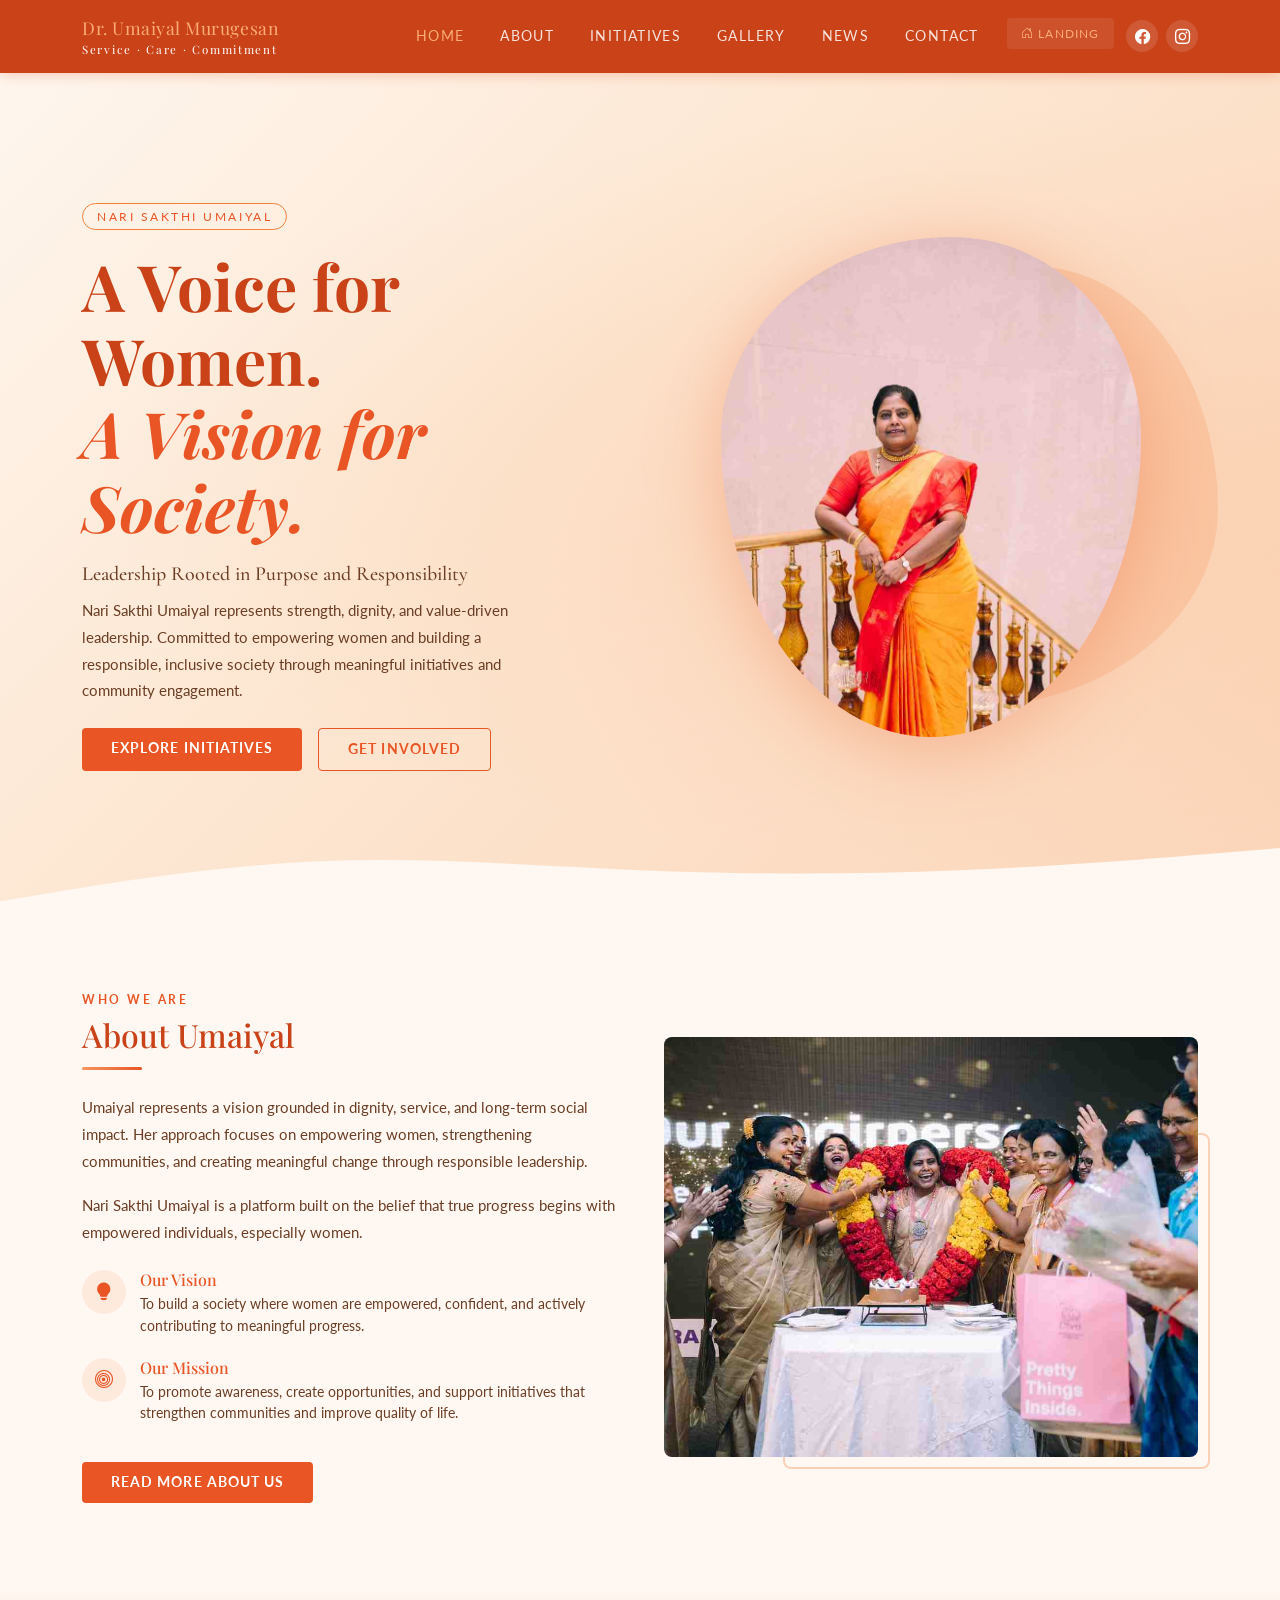
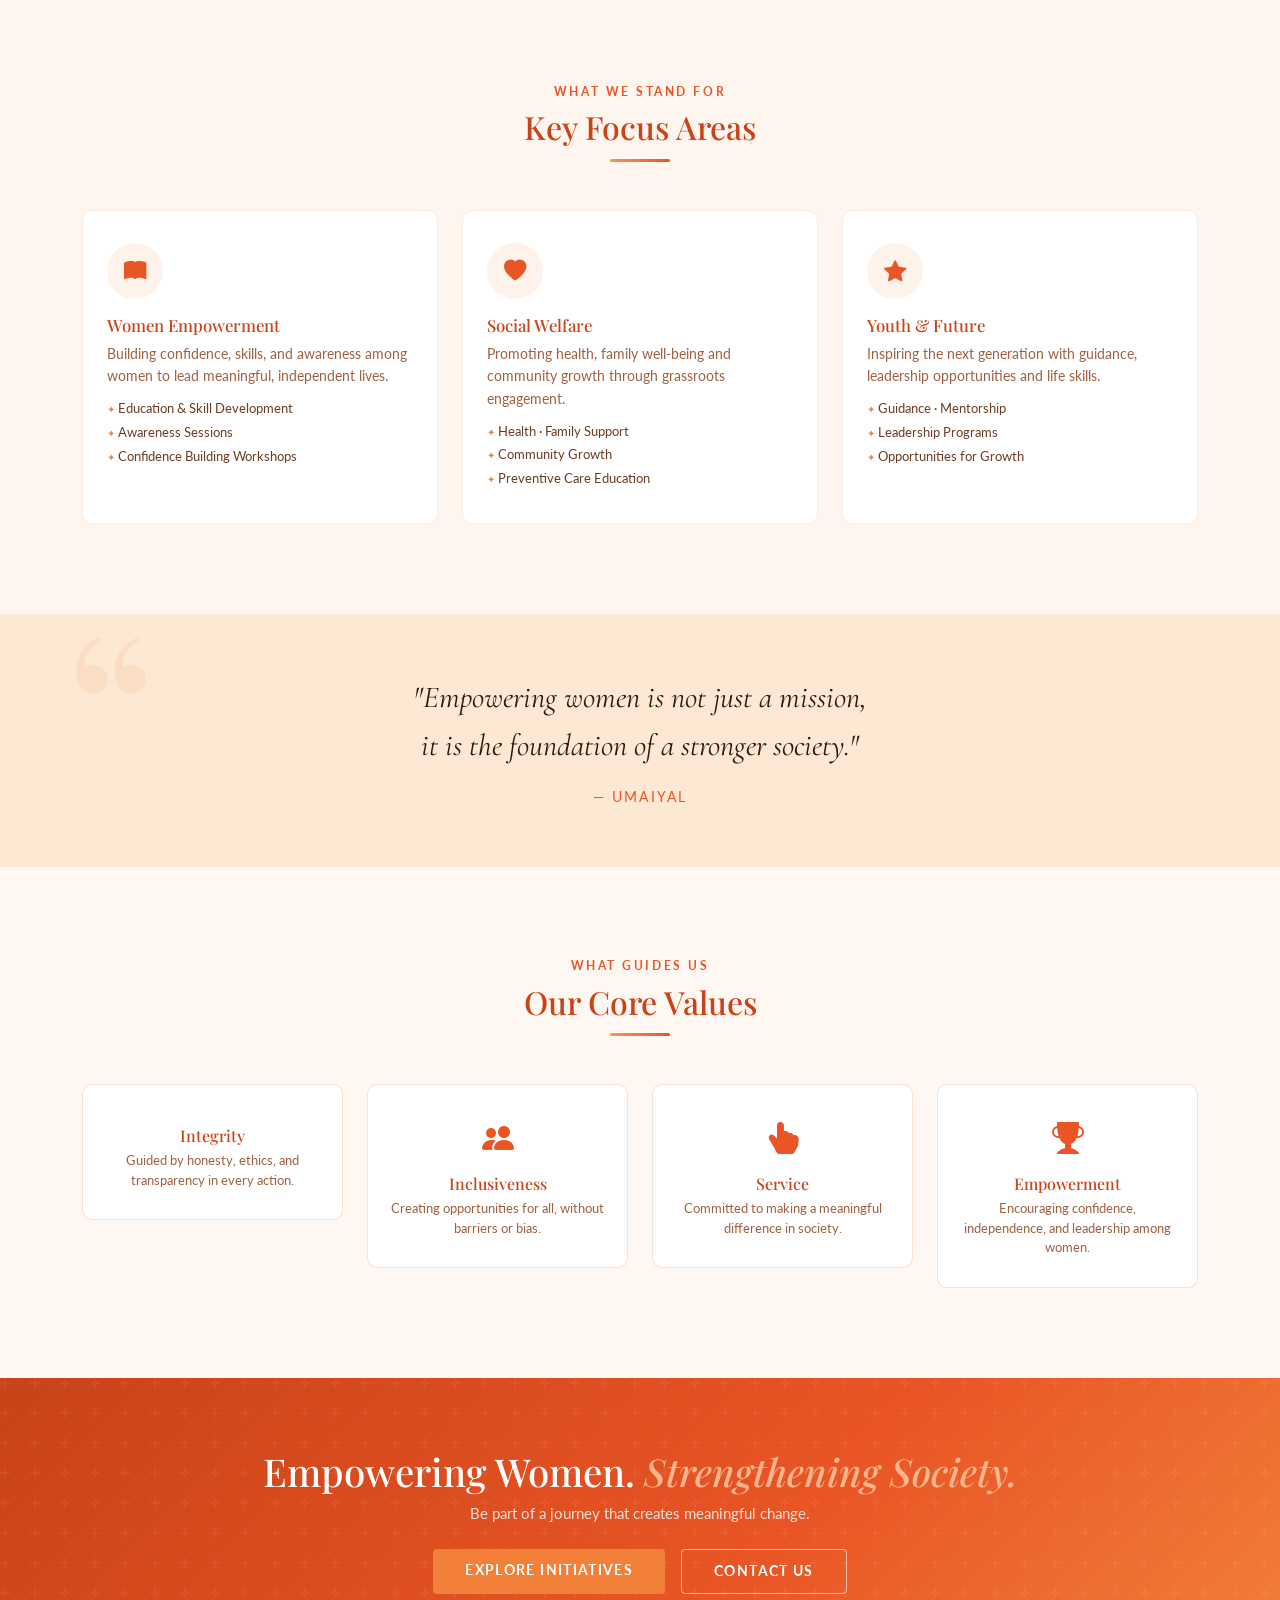
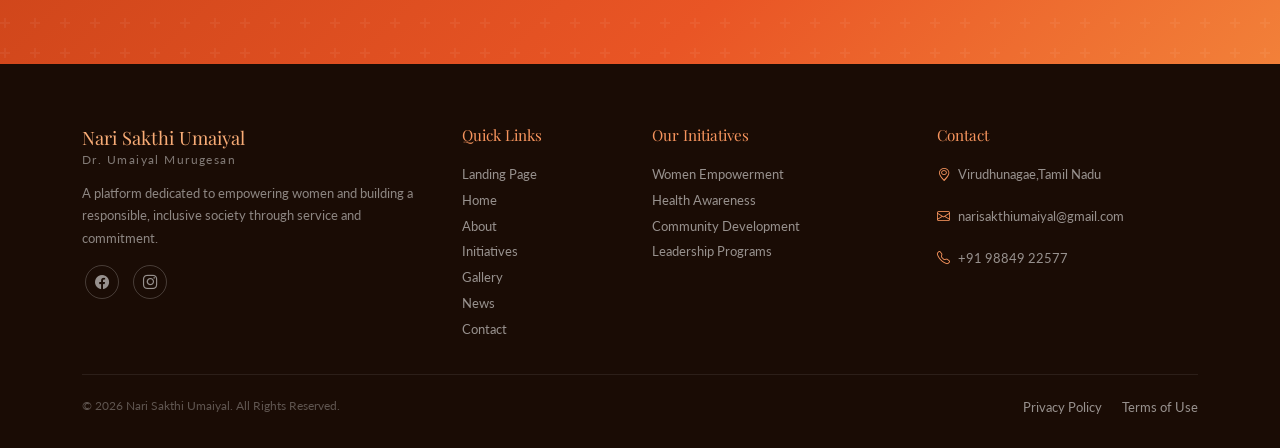
<file: index.html>
<!DOCTYPE html>
<html lang="en">
<head>
  <meta charset="UTF-8"/>
  <meta name="viewport" content="width=device-width, initial-scale=1.0"/>
  <title>Home – Nari Sakthi Umaiyal</title>
  <link href="https://cdn.jsdelivr.net/npm/bootstrap@5.3.3/dist/css/bootstrap.min.css" rel="stylesheet"/>
  <link href="https://fonts.googleapis.com/css2?family=Playfair+Display:ital,wght@0,400;0,600;0,700;1,400;1,600&family=Cormorant+Garamond:ital,wght@0,400;0,500;0,600;1,400&family=Lato:wght@300;400;700&display=swap" rel="stylesheet"/>
  <link rel="stylesheet" href="https://cdn.jsdelivr.net/npm/bootstrap-icons@1.11.3/font/bootstrap-icons.min.css"/>
  <link rel="stylesheet" href="style.css"/>
  <style>
    /* HERO */
    .hero { min-height: 92vh; background: linear-gradient(135deg, var(--cream) 0%, #fde8d4 40%, #fbd5b8 100%); position: relative; overflow: hidden; display: flex; align-items: center; }
    .hero::before { content: ''; position: absolute; inset: 0; background: radial-gradient(ellipse at 80% 50%, rgba(242,128,57,0.12) 0%, transparent 65%); }
    .hero-wave { position: absolute; bottom: 0; left: 0; width: 100%; pointer-events: none; }
    .hero-tag { display: inline-block; font-size: 0.72rem; letter-spacing: 0.22em; text-transform: uppercase; color: var(--p5); border: 1px solid var(--p4); padding: 4px 14px; border-radius: 20px; margin-bottom: 1.2rem; }
    .hero h1 { font-size: clamp(2.4rem, 5vw, 4rem); line-height: 1.15; color: var(--primary-dark); font-weight: 700; }
    .hero h1 em { font-style: italic; color: var(--primary); }
    .hero-sub { font-family: 'Cormorant Garamond', serif; font-size: 1.25rem; color: var(--text-mid); margin: 1rem 0 0.5rem; font-weight: 500; }
    .hero-desc { font-size: 0.95rem; color: var(--text-mid); line-height: 1.75; max-width: 480px; }
    .hero-image-wrap { position: relative; }
    .hero-image-wrap::before { content: ''; position: absolute; top: 30px; right: -20px; width: 85%; height: 88%; background: linear-gradient(135deg, var(--p4) 0%, var(--p3) 100%); border-radius: 60% 40% 55% 45% / 45% 55% 45% 55%; z-index: 0; opacity: 0.22; }
    .hero-img { position: relative; z-index: 1; border-radius: 55% 45% 50% 50% / 40% 40% 60% 60%; max-width: 420px; width: 100%; height: 500px; object-fit: cover; object-position: top center; filter: drop-shadow(0 12px 36px rgba(233,85,37,0.30)); display: block; margin: 0 auto; }
    @media (max-width: 768px) { .hero { min-height: auto; padding: 60px 0 80px; } }
  </style>
</head>
<body>

<div id="navbar-placeholder"></div>

<!-- HERO -->
<section class="hero">
  <div class="container py-5">
    <div class="row align-items-center g-5">
      <div class="col-lg-6 fade-up">
        <div class="hero-tag">Nari Sakthi Umaiyal</div>
        <h1>A Voice for Women.<br><em>A Vision for Society.</em></h1>
        <p class="hero-sub">Leadership Rooted in Purpose and Responsibility</p>
        <p class="hero-desc">Nari Sakthi Umaiyal represents strength, dignity, and value-driven leadership. Committed to empowering women and building a responsible, inclusive society through meaningful initiatives and community engagement.</p>
        <div class="d-flex flex-wrap gap-3 mt-4">
          <a href="initiatives.html" class="btn-primary-custom">Explore Initiatives</a>
          <a href="contact.html" class="btn-outline-primary-custom">Get Involved</a>
        </div>
      </div>
      <div class="col-lg-6 text-center fade-up delay-2">
        <div class="hero-image-wrap">
          <img src="images/DSC07522.jpg" alt="Dr. Umaiyal Murugesan" class="hero-img"/>
        </div>
      </div>
    </div>
  </div>
  <svg class="hero-wave" viewBox="0 0 1440 60" fill="none" xmlns="http://www.w3.org/2000/svg">
    <path d="M0 60L60 50C120 40 240 20 360 15C480 10 600 20 720 25C840 30 960 30 1080 25C1200 20 1320 10 1380 5L1440 0V60H0Z" fill="#FFF8F2"/>
  </svg>
</section>

<!-- ABOUT SNIPPET -->
<section style="background:var(--warm-white);padding:90px 0;">
  <div class="container">
    <div class="row align-items-center g-5">
      <div class="col-lg-6 fade-up">
        <div class="section-label">Who We Are</div>
        <h2 class="mt-2" style="color:var(--primary-dark);">About Umaiyal</h2>
        <div class="section-divider left"></div>
        <p style="font-size:0.95rem;color:var(--text-mid);line-height:1.8;">Umaiyal represents a vision grounded in dignity, service, and long-term social impact. Her approach focuses on empowering women, strengthening communities, and creating meaningful change through responsible leadership.</p>
        <p style="font-size:0.95rem;color:var(--text-mid);line-height:1.8;">Nari Sakthi Umaiyal is a platform built on the belief that true progress begins with empowered individuals, especially women.</p>
        <div class="mt-4">
          <div class="vision-box">
            <div class="vision-icon"><i class="bi bi-lightbulb-fill"></i></div>
            <div><h6>Our Vision</h6><p>To build a society where women are empowered, confident, and actively contributing to meaningful progress.</p></div>
          </div>
          <div class="vision-box">
            <div class="vision-icon"><i class="bi bi-bullseye"></i></div>
            <div><h6>Our Mission</h6><p>To promote awareness, create opportunities, and support initiatives that strengthen communities and improve quality of life.</p></div>
          </div>
        </div>
        <a href="about.html" class="btn-primary-custom mt-3">Read More About Us</a>
      </div>
      <div class="col-lg-6 fade-up delay-2">
        <div class="about-img-wrap">
          <img src="images/MAN02217.jpg" alt="About Umaiyal" style="width:100%;height:420px;object-fit:cover;border-radius:8px;position:relative;z-index:1;display:block;"/>
        </div>
      </div>
    </div>
  </div>
</section>

<!-- KEY FOCUS -->
<section style="background:var(--cream);padding:90px 0;">
  <div class="container">
    <div class="text-center mb-5 fade-up">
      <div class="section-label d-block mb-2">What We Stand For</div>
      <h2 style="color:var(--primary-dark);">Key Focus Areas</h2>
      <div class="section-divider mx-auto"></div>
    </div>
    <div class="row g-4">
      <div class="col-md-4 fade-up delay-1">
        <div class="focus-card">
          <div class="focus-icon"><i class="bi bi-book-fill"></i></div>
          <h5>Women Empowerment</h5>
          <p>Building confidence, skills, and awareness among women to lead meaningful, independent lives.</p>
          <ul><li>Education &amp; Skill Development</li><li>Awareness Sessions</li><li>Confidence Building Workshops</li></ul>
        </div>
      </div>
      <div class="col-md-4 fade-up delay-2">
        <div class="focus-card">
          <div class="focus-icon"><i class="bi bi-heart-fill"></i></div>
          <h5>Social Welfare</h5>
          <p>Promoting health, family well-being and community growth through grassroots engagement.</p>
          <ul><li>Health · Family Support</li><li>Community Growth</li><li>Preventive Care Education</li></ul>
        </div>
      </div>
      <div class="col-md-4 fade-up delay-3">
        <div class="focus-card">
          <div class="focus-icon"><i class="bi bi-star-fill"></i></div>
          <h5>Youth &amp; Future</h5>
          <p>Inspiring the next generation with guidance, leadership opportunities and life skills.</p>
          <ul><li>Guidance · Mentorship</li><li>Leadership Programs</li><li>Opportunities for Growth</li></ul>
        </div>
      </div>
    </div>
  </div>
</section>

<!-- QUOTE -->
<section class="quote-band">
  <div class="container fade-up">
    <blockquote>"Empowering women is not just a mission,<br>it is the foundation of a stronger society."</blockquote>
    <cite>— Umaiyal</cite>
  </div>
</section>

<!-- CORE VALUES -->
<section style="background:var(--warm-white);padding:90px 0;">
  <div class="container">
    <div class="text-center mb-5 fade-up">
      <div class="section-label">What Guides Us</div>
      <h2 class="mt-2" style="color:var(--primary-dark);">Our Core Values</h2>
      <div class="section-divider mx-auto"></div>
    </div>
    <div class="row g-4">
      <div class="col-6 col-md-3 fade-up delay-1"><div class="value-card"><i class="bi bi-shield-check-fill value-icon"></i><h6>Integrity</h6><p>Guided by honesty, ethics, and transparency in every action.</p></div></div>
      <div class="col-6 col-md-3 fade-up delay-2"><div class="value-card"><i class="bi bi-people-fill value-icon"></i><h6>Inclusiveness</h6><p>Creating opportunities for all, without barriers or bias.</p></div></div>
      <div class="col-6 col-md-3 fade-up delay-3"><div class="value-card"><i class="bi bi-hand-index-thumb-fill value-icon"></i><h6>Service</h6><p>Committed to making a meaningful difference in society.</p></div></div>
      <div class="col-6 col-md-3 fade-up delay-4"><div class="value-card"><i class="bi bi-trophy-fill value-icon"></i><h6>Empowerment</h6><p>Encouraging confidence, independence, and leadership among women.</p></div></div>
    </div>
  </div>
</section>

<!-- CTA BAND -->
<section class="cta-band">
  <div class="container fade-up">
    <h2>Empowering Women. <em>Strengthening Society.</em></h2>
    <p class="mt-2 mb-4">Be part of a journey that creates meaningful change.</p>
    <div class="d-flex flex-wrap gap-3 justify-content-center">
      <a href="initiatives.html" class="btn-accent">Explore Initiatives</a>
      <a href="contact.html" class="btn-outline-light-custom">Contact Us</a>
    </div>
  </div>
</section>

<div id="footer-placeholder"></div>

<script src="https://cdn.jsdelivr.net/npm/bootstrap@5.3.3/dist/js/bootstrap.bundle.min.js"></script>
<script src="components.js"></script>
<script src="main.js"></script>
</body>
</html>
</file>
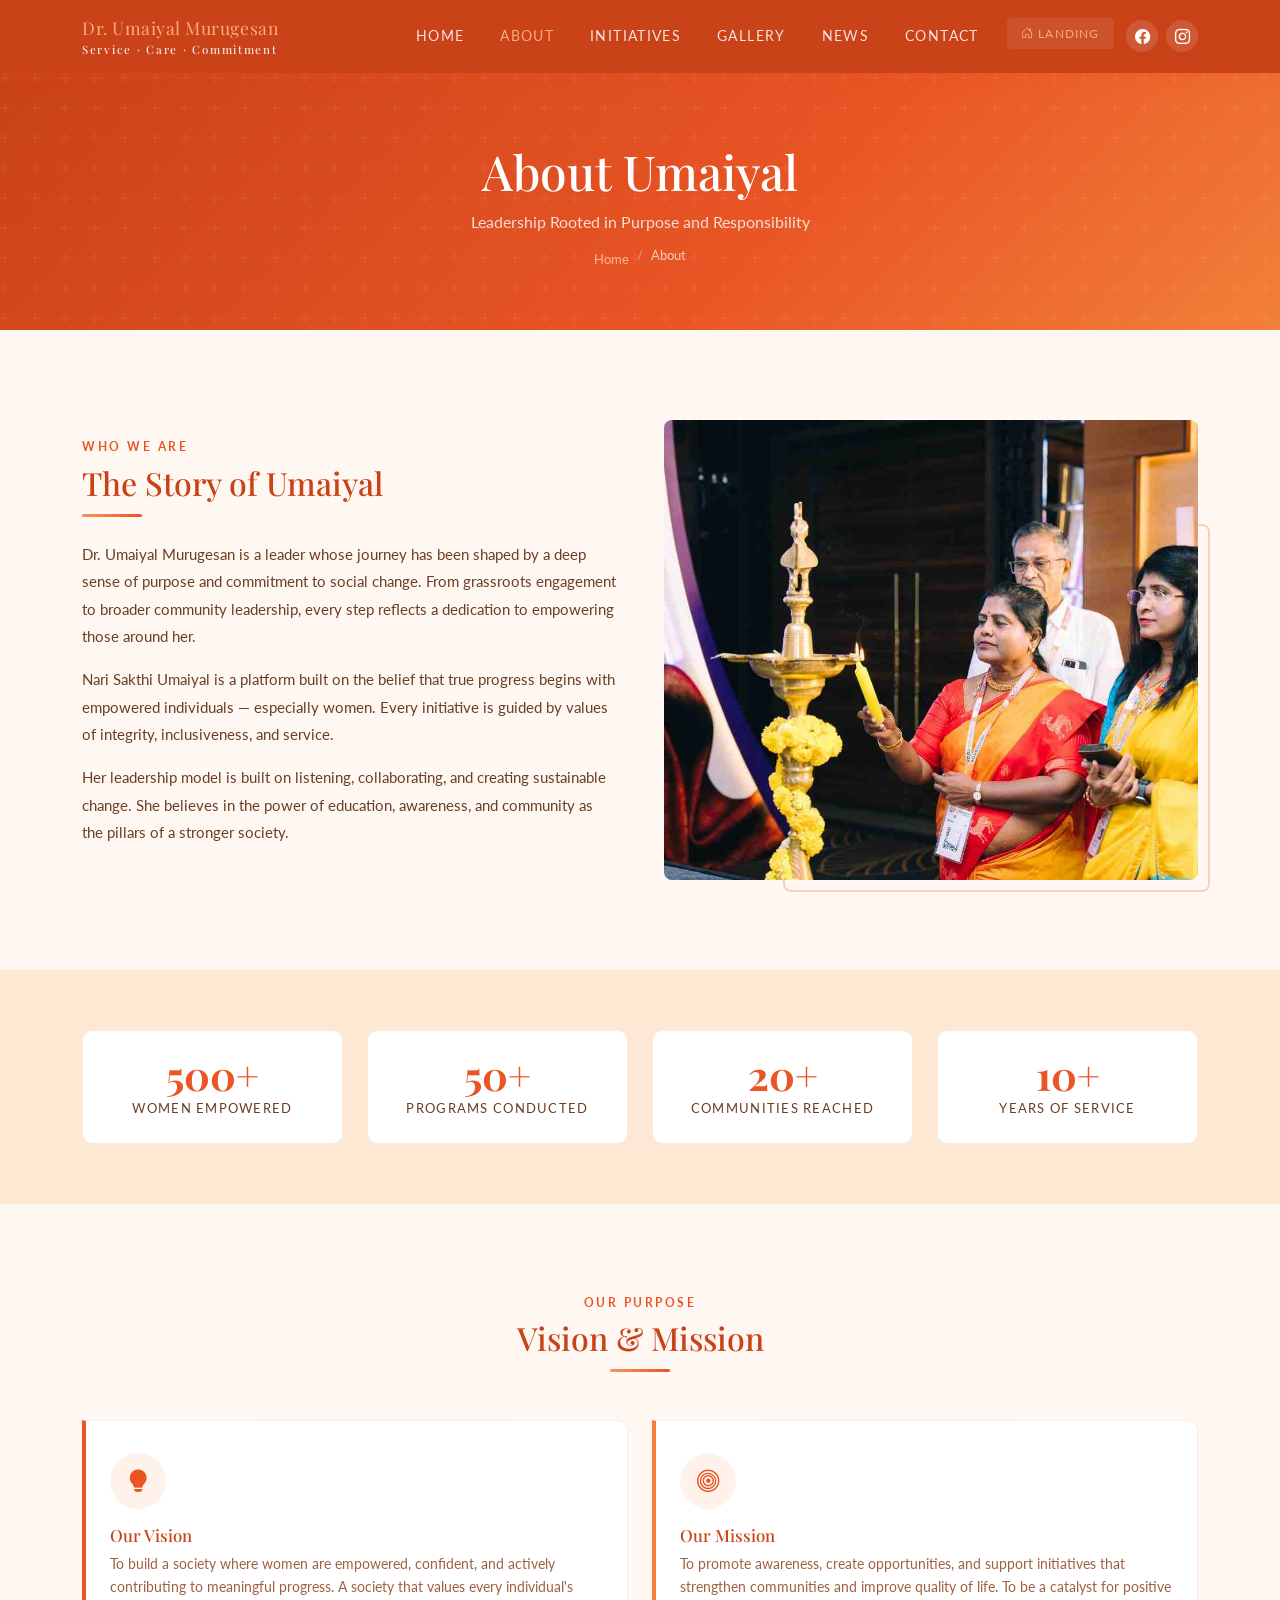
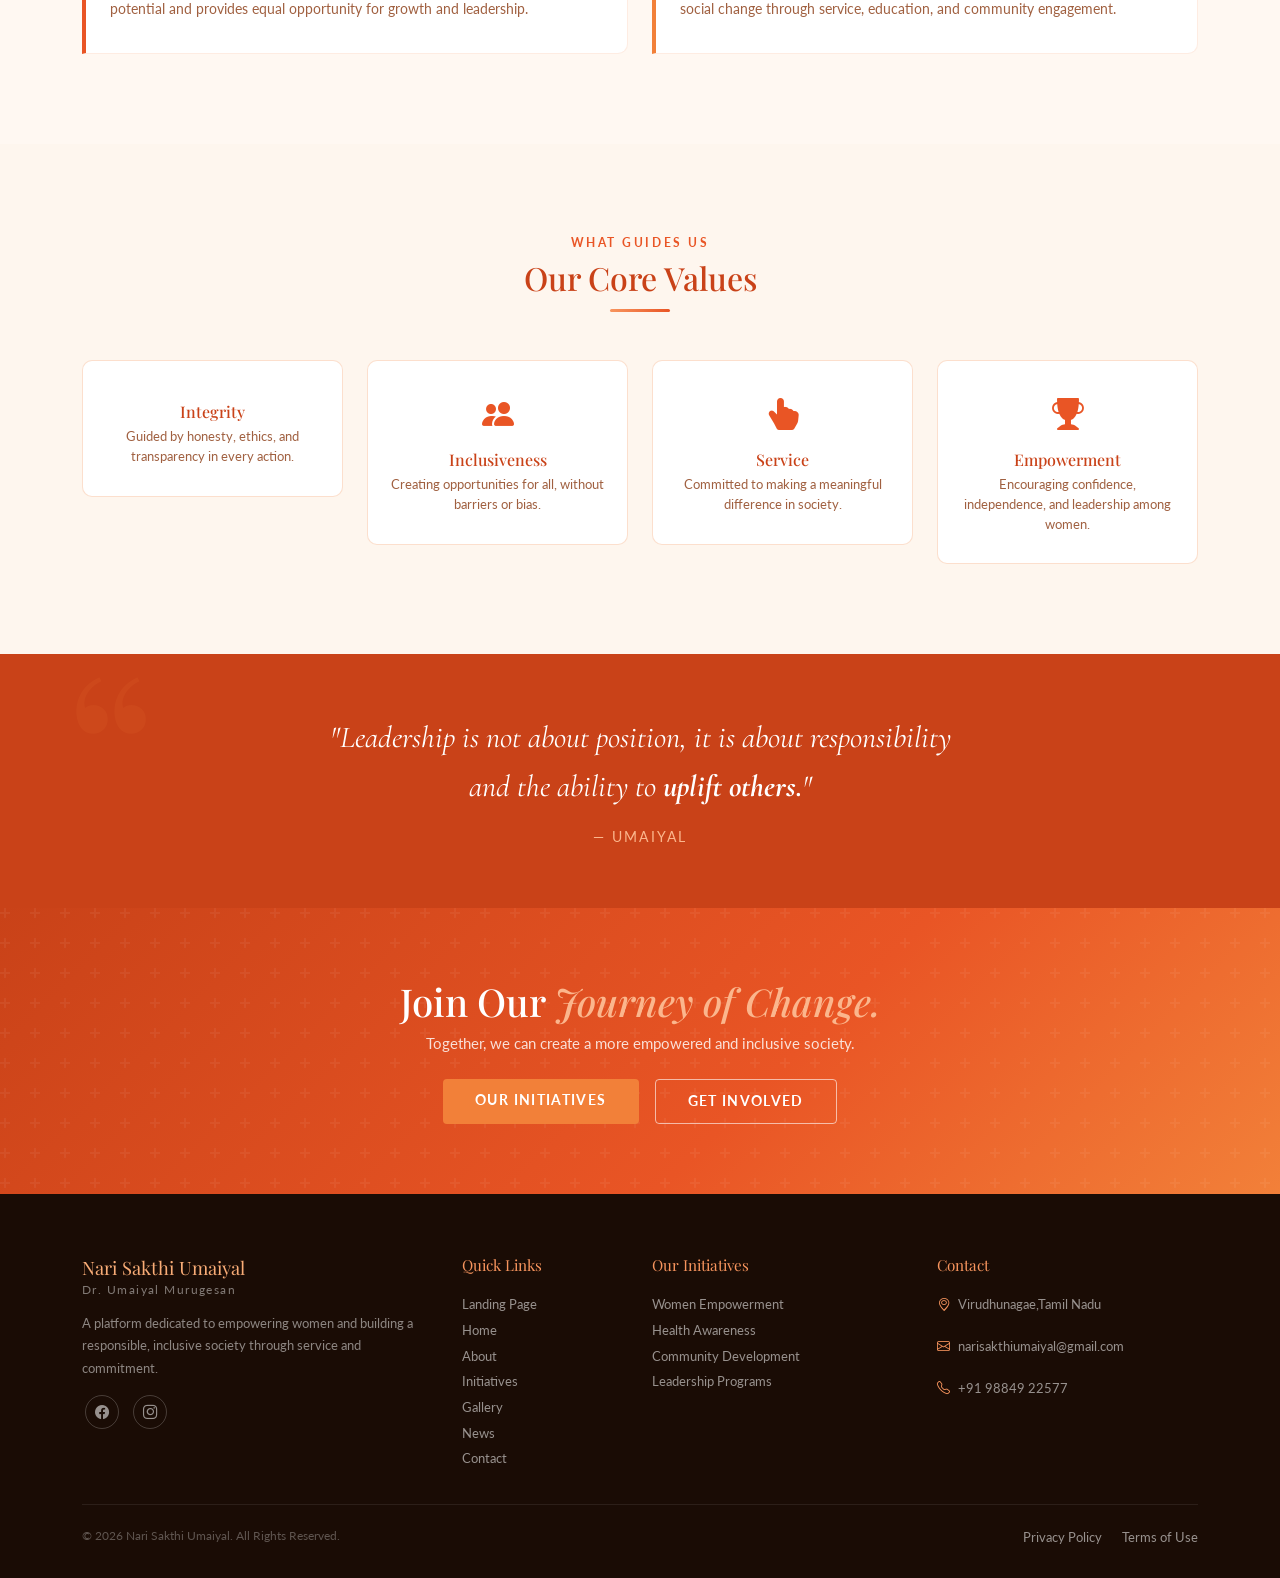
<file: about.html>
<!DOCTYPE html>
<html lang="en">
<head>
  <meta charset="UTF-8"/>
  <meta name="viewport" content="width=device-width, initial-scale=1.0"/>
  <title>About – Nari Sakthi Umaiyal</title>
  <link href="https://cdn.jsdelivr.net/npm/bootstrap@5.3.3/dist/css/bootstrap.min.css" rel="stylesheet"/>
  <link href="https://fonts.googleapis.com/css2?family=Playfair+Display:ital,wght@0,400;0,600;0,700;1,400;1,600&family=Cormorant+Garamond:ital,wght@0,400;0,500;0,600;1,400&family=Lato:wght@300;400;700&display=swap" rel="stylesheet"/>
  <link rel="stylesheet" href="https://cdn.jsdelivr.net/npm/bootstrap-icons@1.11.3/font/bootstrap-icons.min.css"/>
  <link rel="stylesheet" href="style.css"/>
</head>
<body>

<div id="navbar-placeholder"></div>

<!-- PAGE HERO -->
<section class="page-hero">
  <div class="container">
    <h1>About Umaiyal</h1>
    <p>Leadership Rooted in Purpose and Responsibility</p>
    <nav aria-label="breadcrumb">
      <ol class="breadcrumb">
        <li class="breadcrumb-item"><a href="index.html">Home</a></li>
        <li class="breadcrumb-item active">About</li>
      </ol>
    </nav>
  </div>
</section>

<!-- ABOUT INTRO -->
<section style="background:var(--warm-white);padding:90px 0;">
  <div class="container">
    <div class="row align-items-center g-5">
      <div class="col-lg-6 fade-up">
        <div class="section-label">Who We Are</div>
        <h2 class="mt-2" style="color:var(--primary-dark);">The Story of Umaiyal</h2>
        <div class="section-divider left"></div>
        <p style="font-size:0.95rem;color:var(--text-mid);line-height:1.8;">Dr. Umaiyal Murugesan is a leader whose journey has been shaped by a deep sense of purpose and commitment to social change. From grassroots engagement to broader community leadership, every step reflects a dedication to empowering those around her.</p>
        <p style="font-size:0.95rem;color:var(--text-mid);line-height:1.8;">Nari Sakthi Umaiyal is a platform built on the belief that true progress begins with empowered individuals — especially women. Every initiative is guided by values of integrity, inclusiveness, and service.</p>
        <p style="font-size:0.95rem;color:var(--text-mid);line-height:1.8;">Her leadership model is built on listening, collaborating, and creating sustainable change. She believes in the power of education, awareness, and community as the pillars of a stronger society.</p>
      </div>
      <div class="col-lg-6 fade-up delay-2">
        <div class="about-img-wrap">
          <img src="images/DSC07559.jpg" alt="Dr. Umaiyal Murugesan" style="width:100%;height:460px;object-fit:cover;border-radius:8px;position:relative;z-index:1;display:block;"/>
        </div>
      </div>
    </div>
  </div>
</section>

<!-- STATS -->
<section style="background:var(--cream-dark);padding:60px 0;">
  <div class="container">
    <div class="row g-4 text-center">
      <div class="col-6 col-md-3 fade-up delay-1"><div class="stat-box"><div class="stat-number">500+</div><div class="stat-label">Women Empowered</div></div></div>
      <div class="col-6 col-md-3 fade-up delay-2"><div class="stat-box"><div class="stat-number">50+</div><div class="stat-label">Programs Conducted</div></div></div>
      <div class="col-6 col-md-3 fade-up delay-3"><div class="stat-box"><div class="stat-number">20+</div><div class="stat-label">Communities Reached</div></div></div>
      <div class="col-6 col-md-3 fade-up delay-4"><div class="stat-box"><div class="stat-number">10+</div><div class="stat-label">Years of Service</div></div></div>
    </div>
  </div>
</section>

<!-- VISION & MISSION -->
<section style="background:var(--warm-white);padding:90px 0;">
  <div class="container">
    <div class="text-center mb-5 fade-up">
      <div class="section-label">Our Purpose</div>
      <h2 class="mt-2" style="color:var(--primary-dark);">Vision &amp; Mission</h2>
      <div class="section-divider mx-auto"></div>
    </div>
    <div class="row g-4">
      <div class="col-md-6 fade-up delay-1">
        <div class="focus-card" style="border-left:4px solid var(--primary);border-radius:0 10px 10px 0;">
          <div class="focus-icon"><i class="bi bi-lightbulb-fill"></i></div>
          <h5>Our Vision</h5>
          <p>To build a society where women are empowered, confident, and actively contributing to meaningful progress. A society that values every individual's potential and provides equal opportunity for growth and leadership.</p>
        </div>
      </div>
      <div class="col-md-6 fade-up delay-2">
        <div class="focus-card" style="border-left:4px solid var(--p4);border-radius:0 10px 10px 0;">
          <div class="focus-icon"><i class="bi bi-bullseye"></i></div>
          <h5>Our Mission</h5>
          <p>To promote awareness, create opportunities, and support initiatives that strengthen communities and improve quality of life. To be a catalyst for positive social change through service, education, and community engagement.</p>
        </div>
      </div>
    </div>
  </div>
</section>

<!-- CORE VALUES -->
<section style="background:var(--cream);padding:90px 0;">
  <div class="container">
    <div class="text-center mb-5 fade-up">
      <div class="section-label">What Guides Us</div>
      <h2 class="mt-2" style="color:var(--primary-dark);">Our Core Values</h2>
      <div class="section-divider mx-auto"></div>
    </div>
    <div class="row g-4">
      <div class="col-6 col-md-3 fade-up delay-1"><div class="value-card"><i class="bi bi-shield-check-fill value-icon"></i><h6>Integrity</h6><p>Guided by honesty, ethics, and transparency in every action.</p></div></div>
      <div class="col-6 col-md-3 fade-up delay-2"><div class="value-card"><i class="bi bi-people-fill value-icon"></i><h6>Inclusiveness</h6><p>Creating opportunities for all, without barriers or bias.</p></div></div>
      <div class="col-6 col-md-3 fade-up delay-3"><div class="value-card"><i class="bi bi-hand-index-thumb-fill value-icon"></i><h6>Service</h6><p>Committed to making a meaningful difference in society.</p></div></div>
      <div class="col-6 col-md-3 fade-up delay-4"><div class="value-card"><i class="bi bi-trophy-fill value-icon"></i><h6>Empowerment</h6><p>Encouraging confidence, independence, and leadership among women.</p></div></div>
    </div>
  </div>
</section>

<!-- QUOTE -->
<section class="quote-band" style="background:var(--primary-dark);">
  <div class="container fade-up">
    <blockquote style="color:#fff;">"Leadership is not about position, it is about responsibility<br>and the ability to <strong>uplift others.</strong>"</blockquote>
    <cite style="color:var(--p1);">— Umaiyal</cite>
  </div>
</section>

<!-- CTA -->
<section class="cta-band">
  <div class="container fade-up">
    <h2>Join Our <em>Journey of Change.</em></h2>
    <p class="mt-2 mb-4">Together, we can create a more empowered and inclusive society.</p>
    <div class="d-flex flex-wrap gap-3 justify-content-center">
      <a href="initiatives.html" class="btn-accent">Our Initiatives</a>
      <a href="contact.html" class="btn-outline-light-custom">Get Involved</a>
    </div>
  </div>
</section>

<div id="footer-placeholder"></div>

<script src="https://cdn.jsdelivr.net/npm/bootstrap@5.3.3/dist/js/bootstrap.bundle.min.js"></script>
<script src="components.js"></script>
<script src="main.js"></script>
</body>
</html>
</file>
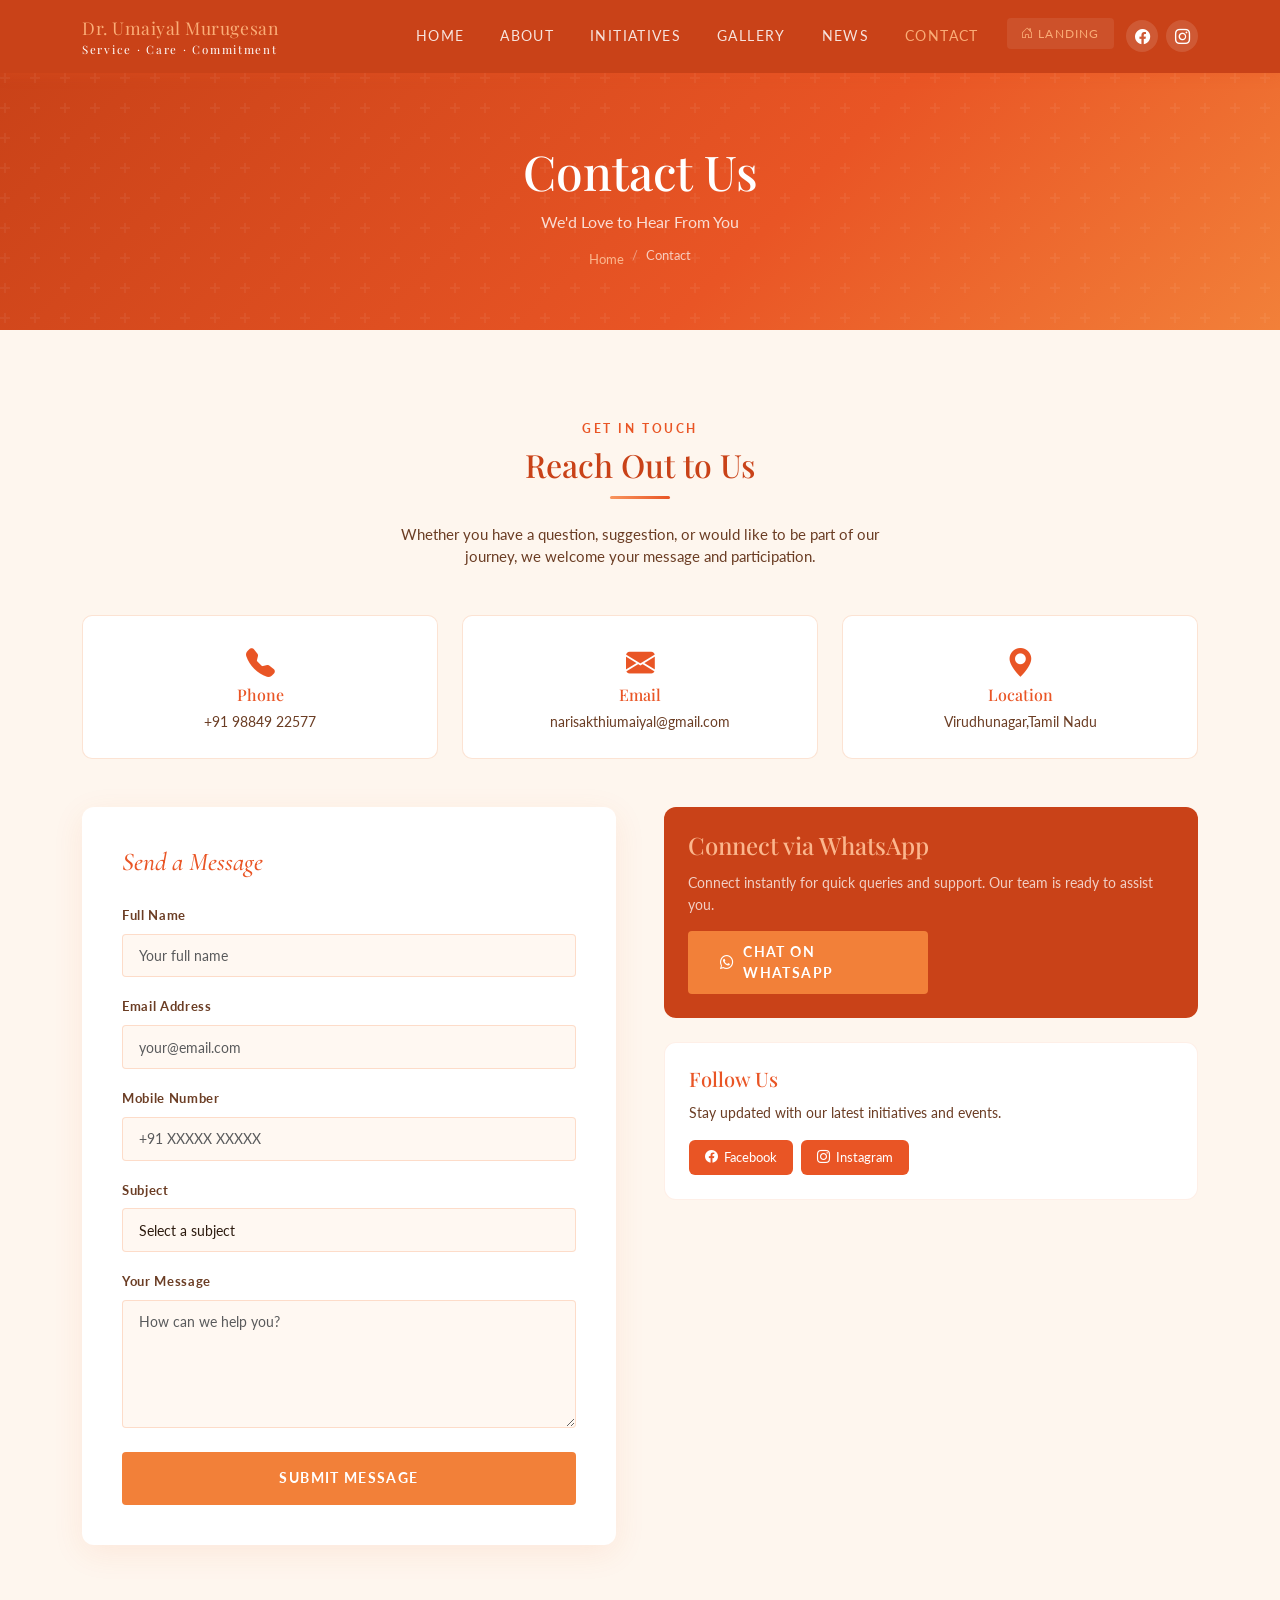
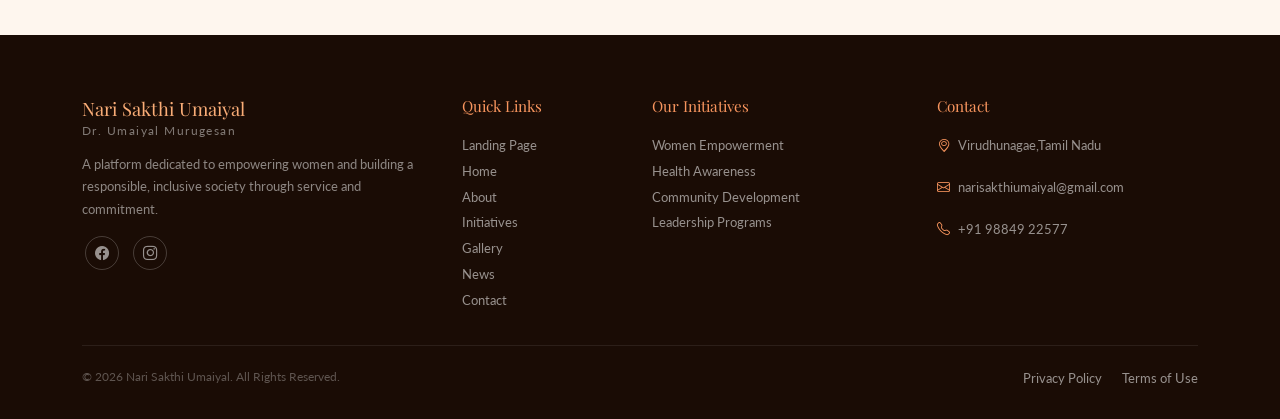
<file: contact.html>
<!DOCTYPE html>
<html lang="en">
<head>
  <meta charset="UTF-8"/>
  <meta name="viewport" content="width=device-width, initial-scale=1.0"/>
  <title>Contact – Nari Sakthi Umaiyal</title>
  <link href="https://cdn.jsdelivr.net/npm/bootstrap@5.3.3/dist/css/bootstrap.min.css" rel="stylesheet"/>
  <link href="https://fonts.googleapis.com/css2?family=Playfair+Display:ital,wght@0,400;0,600;0,700;1,400;1,600&family=Cormorant+Garamond:ital,wght@0,400;0,500;0,600;1,400&family=Lato:wght@300;400;700&display=swap" rel="stylesheet"/>
  <link rel="stylesheet" href="https://cdn.jsdelivr.net/npm/bootstrap-icons@1.11.3/font/bootstrap-icons.min.css"/>
  <link rel="stylesheet" href="style.css"/>
</head>
<body>

<div id="navbar-placeholder"></div>

<!-- PAGE HERO -->
<section class="page-hero">
  <div class="container">
    <h1>Contact Us</h1>
    <p>We'd Love to Hear From You</p>
    <nav aria-label="breadcrumb">
      <ol class="breadcrumb">
        <li class="breadcrumb-item"><a href="index.html">Home</a></li>
        <li class="breadcrumb-item active">Contact</li>
      </ol>
    </nav>
  </div>
</section>

<!-- CONTACT SECTION -->
<section style="background:var(--cream);padding:90px 0;">
  <div class="container">
    <div class="text-center mb-5 fade-up">
      <div class="section-label">Get In Touch</div>
      <h2 class="mt-2" style="color:var(--primary-dark);">Reach Out to Us</h2>
      <div class="section-divider mx-auto"></div>
      <p style="max-width:480px;margin:0 auto;font-size:0.92rem;color:var(--text-mid);">Whether you have a question, suggestion, or would like to be part of our journey, we welcome your message and participation.</p>
    </div>

    <!-- INFO CARDS -->
    <div class="row g-4 mb-5">
      <div class="col-md-4 fade-up delay-1">
        <div class="contact-info-card">
          <i class="bi bi-telephone-fill"></i>
          <h6>Phone</h6>
          <p>+91 98849 22577</p>
        </div>
      </div>
      <div class="col-md-4 fade-up delay-2">
        <div class="contact-info-card">
          <i class="bi bi-envelope-fill"></i>
          <h6>Email</h6>
          <p>narisakthiumaiyal@gmail.com</p>
        </div>
      </div>
      <div class="col-md-4 fade-up delay-3">
        <div class="contact-info-card">
          <i class="bi bi-geo-alt-fill"></i>
          <h6>Location</h6>
          <p>Virudhunagar,Tamil Nadu</p>
        </div>
      </div>
    </div>

    <!-- FORM + SOCIAL -->
    <div class="row g-5 align-items-start">
      <div class="col-lg-6 fade-up">
        <div class="contact-form-wrap">
          <h4 style="font-family:'Cormorant Garamond',serif;color:var(--primary);font-style:italic;font-size:1.6rem;margin-bottom:1.5rem;">Send a Message</h4>
          <div class="mb-3">
            <label class="form-label">Full Name</label>
            <input type="text" class="form-control" placeholder="Your full name">
          </div>
          <div class="mb-3">
            <label class="form-label">Email Address</label>
            <input type="email" class="form-control" placeholder="your@email.com">
          </div>
          <div class="mb-3">
            <label class="form-label">Mobile Number</label>
            <input type="tel" class="form-control" placeholder="+91 XXXXX XXXXX">
          </div>
          <div class="mb-3">
            <label class="form-label">Subject</label>
            <select class="form-control">
              <option value="">Select a subject</option>
              <option>Women Empowerment</option>
              <option>Health Awareness</option>
              <option>Community Program</option>
              <option>Partnership</option>
              <option>General Inquiry</option>
            </select>
          </div>
          <div class="mb-4">
            <label class="form-label">Your Message</label>
            <textarea class="form-control" rows="5" placeholder="How can we help you?"></textarea>
          </div>
          <button class="btn-accent w-100 py-3" id="submitBtn">Submit Message</button>
        </div>
      </div>

      <div class="col-lg-6 fade-up delay-2">
        <!-- WHATSAPP -->
        <div class="p-4 mb-4" style="background:var(--primary-dark);border-radius:12px;color:#fff;">
          <h4 style="font-family:'Playfair Display',serif;color:var(--p1);margin-bottom:0.75rem;">Connect via WhatsApp</h4>
          <p style="color:rgba(255,255,255,0.75);font-size:0.9rem;margin-bottom:1rem;">Connect instantly for quick queries and support. Our team is ready to assist you.</p>
          <a href="https://wa.me/919884922577" class="btn-accent d-flex align-items-center justify-content-center gap-2" style="max-width:240px;">
            <i class="bi bi-whatsapp"></i> Chat on WhatsApp
          </a>
        </div>

        <!-- SOCIAL -->
        <div class="p-4 mb-4" style="background:#fff;border-radius:12px;border:1px solid rgba(248,149,94,0.15);">
          <h5 style="font-family:'Playfair Display',serif;color:var(--primary);margin-bottom:0.75rem;">Follow Us</h5>
          <p style="font-size:0.85rem;color:var(--text-mid);margin-bottom:1rem;">Stay updated with our latest initiatives and events.</p>
          <div class="d-flex flex-wrap gap-2">
            <a href="https://www.facebook.com/people/Nari-Sakthi-Umaiyal/61586030729723/" style="background:var(--primary);color:#fff;border-radius:6px;padding:8px 16px;font-size:0.82rem;text-decoration:none;display:inline-flex;align-items:center;gap:6px;"><i class="bi bi-facebook"></i>Facebook</a>
            <a href="https://www.instagram.com/narisakthiumaiyal/" style="background:var(--primary);color:#fff;border-radius:6px;padding:8px 16px;font-size:0.82rem;text-decoration:none;display:inline-flex;align-items:center;gap:6px;"><i class="bi bi-instagram"></i>Instagram</a>
            
          </div>
        
      </div>
    </div>
  </div>
</section>

<div id="footer-placeholder"></div>

<script src="https://cdn.jsdelivr.net/npm/bootstrap@5.3.3/dist/js/bootstrap.bundle.min.js"></script>
<script src="components.js"></script>
<script src="main.js"></script>
</body>
</html>
</file>
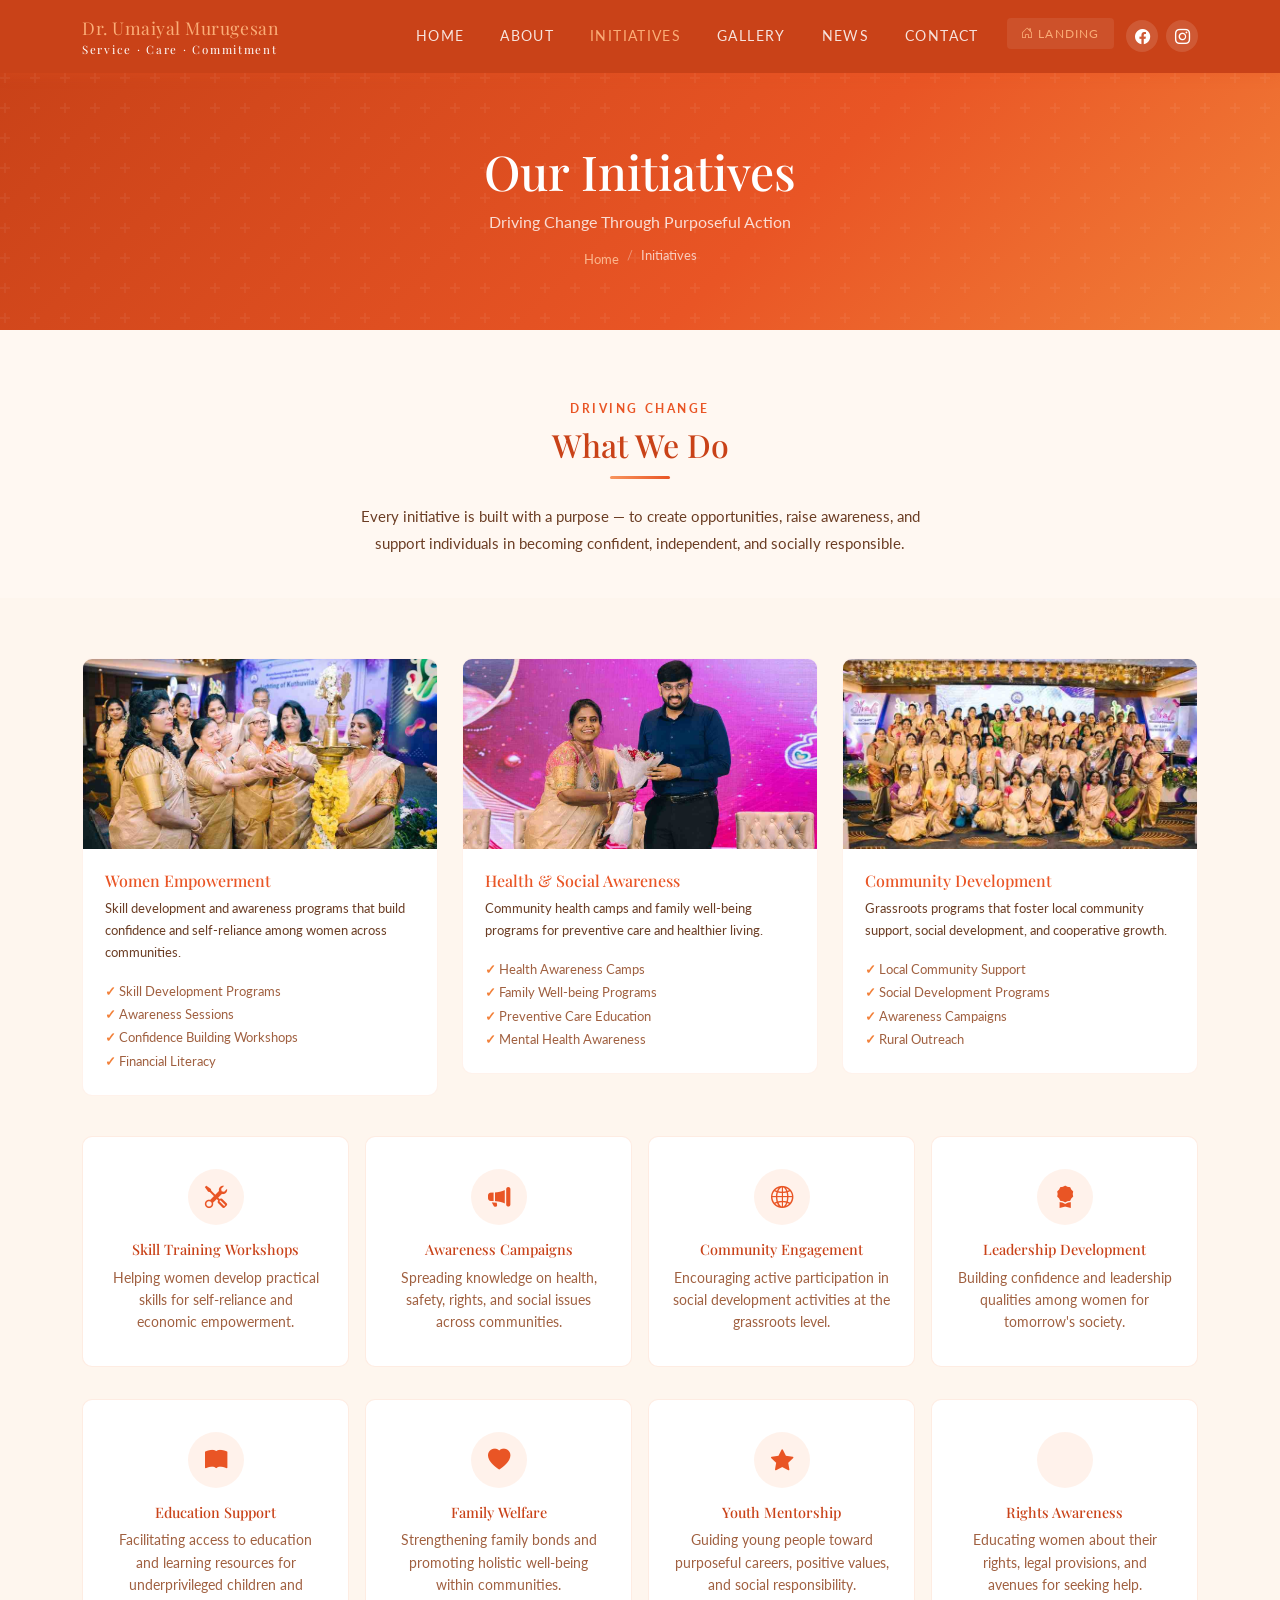
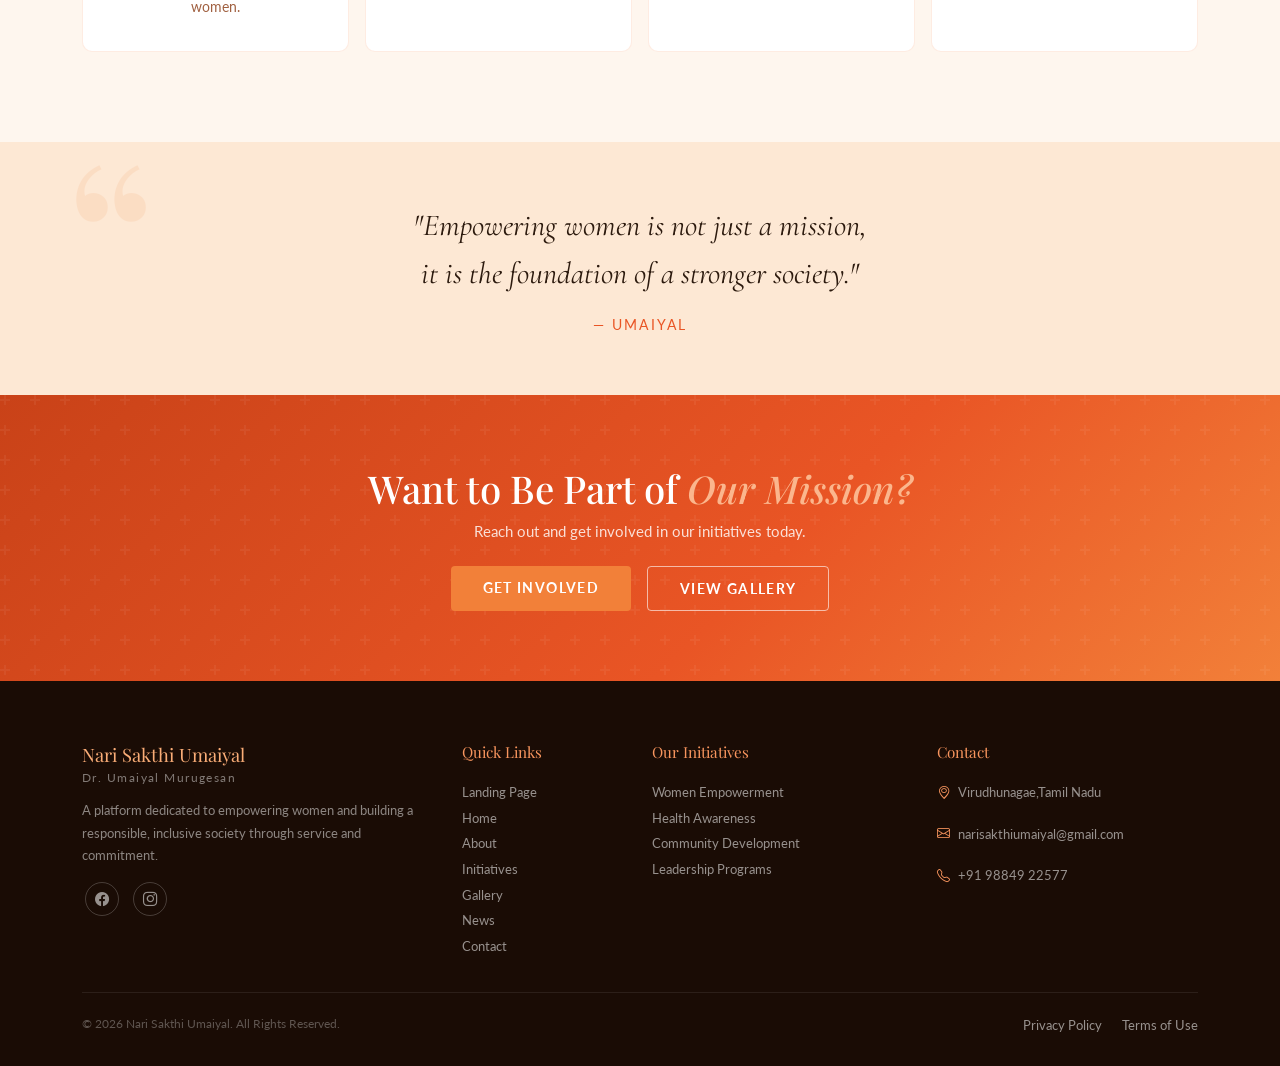
<file: initiatives.html>
<!DOCTYPE html>
<html lang="en">
<head>
  <meta charset="UTF-8"/>
  <meta name="viewport" content="width=device-width, initial-scale=1.0"/>
  <title>Initiatives – Nari Sakthi Umaiyal</title>
  <link href="https://cdn.jsdelivr.net/npm/bootstrap@5.3.3/dist/css/bootstrap.min.css" rel="stylesheet"/>
  <link href="https://fonts.googleapis.com/css2?family=Playfair+Display:ital,wght@0,400;0,600;0,700;1,400;1,600&family=Cormorant+Garamond:ital,wght@0,400;0,500;0,600;1,400&family=Lato:wght@300;400;700&display=swap" rel="stylesheet"/>
  <link rel="stylesheet" href="https://cdn.jsdelivr.net/npm/bootstrap-icons@1.11.3/font/bootstrap-icons.min.css"/>
  <link href="https://cdn.jsdelivr.net/npm/bootstrap-icons@1.11.3/font/bootstrap-icons.css" rel="stylesheet">
  <link rel="stylesheet" href="style.css"/>
</head>
<body>

<div id="navbar-placeholder"></div>

<!-- PAGE HERO -->
<section class="page-hero">
  <div class="container">
    <h1>Our Initiatives</h1>
    <p>Driving Change Through Purposeful Action</p>
    <nav aria-label="breadcrumb">
      <ol class="breadcrumb">
        <li class="breadcrumb-item"><a href="index.html">Home</a></li>
        <li class="breadcrumb-item active">Initiatives</li>
      </ol>
    </nav>
  </div>
</section>

<!-- INTRO -->
<section style="background:var(--warm-white);padding:70px 0 40px;">
  <div class="container text-center fade-up">
    <div class="section-label">Driving Change</div>
    <h2 class="mt-2" style="color:var(--primary-dark);">What We Do</h2>
    <div class="section-divider mx-auto"></div>
    <p style="max-width:600px;margin:0 auto;font-size:0.95rem;color:var(--text-mid);line-height:1.8;">Every initiative is built with a purpose — to create opportunities, raise awareness, and support individuals in becoming confident, independent, and socially responsible.</p>
  </div>
</section>

<!-- MAIN INITIATIVES -->
<section style="background:var(--cream);padding:60px 0 90px;">
  <div class="container">
    <div class="row g-4">
      <div class="col-md-4 fade-up delay-1">
        <div class="initiative-card">
          <div class="initiative-card-img"><img src="images/MAN01864.jpg" alt="Women Empowerment"/></div>
          <div class="initiative-card-body"><h5>Women Empowerment</h5><p>Skill development and awareness programs that build confidence and self-reliance among women across communities.</p><ul><li>Skill Development Programs</li><li>Awareness Sessions</li><li>Confidence Building Workshops</li><li>Financial Literacy</li></ul></div>
        </div>
      </div>
      <div class="col-md-4 fade-up delay-2">
        <div class="initiative-card">
          <div class="initiative-card-img"><img src="images/MAN01846.jpg" alt="Health Awareness"/></div>
          <div class="initiative-card-body"><h5>Health &amp; Social Awareness</h5><p>Community health camps and family well-being programs for preventive care and healthier living.</p><ul><li>Health Awareness Camps</li><li>Family Well-being Programs</li><li>Preventive Care Education</li><li>Mental Health Awareness</li></ul></div>
        </div>
      </div>
      <div class="col-md-4 fade-up delay-3">
        <div class="initiative-card">
          <div class="initiative-card-img"><img src="images/MAN02650.jpg" alt="Community Development"/></div>
          <div class="initiative-card-body"><h5>Community Development</h5><p>Grassroots programs that foster local community support, social development, and cooperative growth.</p><ul><li>Local Community Support</li><li>Social Development Programs</li><li>Awareness Campaigns</li><li>Rural Outreach</li></ul></div>
        </div>
      </div>
    </div>

    <!-- ADDITIONAL INITIATIVES -->
    <div class="row g-3 mt-4">
      <div class="col-6 col-md-3 fade-up delay-1">
        <div class="focus-card text-center">
          <div class="focus-icon mx-auto"><i class="bi bi-tools"></i></div>
          <h5 style="font-size:0.9rem;">Skill Training Workshops</h5>
          <p>Helping women develop practical skills for self-reliance and economic empowerment.</p>
        </div>
      </div>
      <div class="col-6 col-md-3 fade-up delay-2">
        <div class="focus-card text-center">
          <div class="focus-icon mx-auto"><i class="bi bi-megaphone-fill"></i></div>
          <h5 style="font-size:0.9rem;">Awareness Campaigns</h5>
          <p>Spreading knowledge on health, safety, rights, and social issues across communities.</p>
        </div>
      </div>
      <div class="col-6 col-md-3 fade-up delay-3">
        <div class="focus-card text-center">
          <div class="focus-icon mx-auto"><i class="bi bi-globe2"></i></div>
          <h5 style="font-size:0.9rem;">Community Engagement</h5>
          <p>Encouraging active participation in social development activities at the grassroots level.</p>
        </div>
      </div>
      <div class="col-6 col-md-3 fade-up delay-4">
        <div class="focus-card text-center">
          <div class="focus-icon mx-auto"><i class="bi bi-award-fill"></i></div>
          <h5 style="font-size:0.9rem;">Leadership Development</h5>
          <p>Building confidence and leadership qualities among women for tomorrow's society.</p>
        </div>
      </div>
    </div>

    <!-- ROW 2 -->
    <div class="row g-3 mt-3">
      <div class="col-6 col-md-3 fade-up delay-1">
        <div class="focus-card text-center">
          <div class="focus-icon mx-auto"><i class="bi bi-book-fill"></i></div>
          <h5 style="font-size:0.9rem;">Education Support</h5>
          <p>Facilitating access to education and learning resources for underprivileged children and women.</p>
        </div>
      </div>
      <div class="col-6 col-md-3 fade-up delay-2">
        <div class="focus-card text-center">
          <div class="focus-icon mx-auto"><i class="bi bi-heart-fill"></i></div>
          <h5 style="font-size:0.9rem;">Family Welfare</h5>
          <p>Strengthening family bonds and promoting holistic well-being within communities.</p>
        </div>
      </div>
      <div class="col-6 col-md-3 fade-up delay-3">
        <div class="focus-card text-center">
          <div class="focus-icon mx-auto"><i class="bi bi-star-fill"></i></div>
          <h5 style="font-size:0.9rem;">Youth Mentorship</h5>
          <p>Guiding young people toward purposeful careers, positive values, and social responsibility.</p>
        </div>
      </div>
      <div class="col-6 col-md-3 fade-up delay-4">
        <div class="focus-card text-center">
          <div class="focus-icon mx-auto"><i class="bi bi-shield-check-fill"></i></div>
          <h5 style="font-size:0.9rem;">Rights Awareness</h5>
          <p>Educating women about their rights, legal provisions, and avenues for seeking help.</p>
        </div>
      </div>
    </div>
  </div>
</section>

<!-- QUOTE -->
<section class="quote-band">
  <div class="container fade-up">
    <blockquote>"Empowering women is not just a mission,<br>it is the foundation of a stronger society."</blockquote>
    <cite>— Umaiyal</cite>
  </div>
</section>

<!-- CTA -->
<section class="cta-band">
  <div class="container fade-up">
    <h2>Want to Be Part of <em>Our Mission?</em></h2>
    <p class="mt-2 mb-4">Reach out and get involved in our initiatives today.</p>
    <div class="d-flex flex-wrap gap-3 justify-content-center">
      <a href="contact.html" class="btn-accent">Get Involved</a>
      <a href="gallery.html" class="btn-outline-light-custom">View Gallery</a>
    </div>
  </div>
</section>

<div id="footer-placeholder"></div>

<script src="https://cdn.jsdelivr.net/npm/bootstrap@5.3.3/dist/js/bootstrap.bundle.min.js"></script>
<script src="components.js"></script>
<script src="main.js"></script>
</body>
</html>
</file>
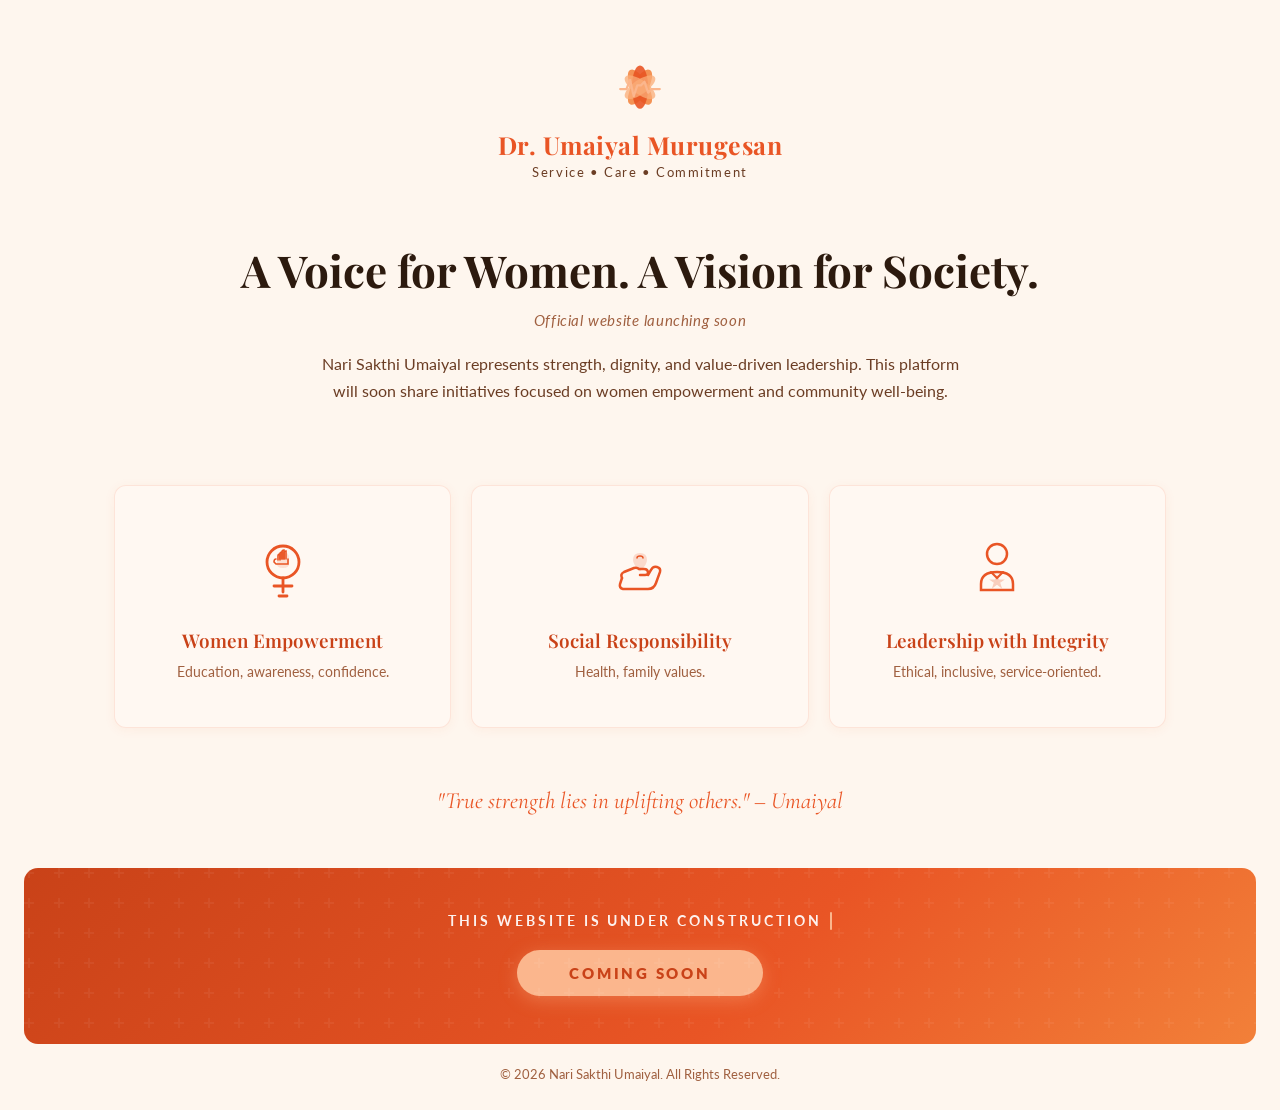
<file: landing.html>
<!DOCTYPE html>
<html lang="en">
<head>
  <meta charset="UTF-8"/>
  <meta name="viewport" content="width=device-width, initial-scale=1.0"/>
  <title>Coming Soon – Nari Sakthi Umaiyal</title>
  <link href="https://fonts.googleapis.com/css2?family=Playfair+Display:ital,wght@0,400;0,600;0,700;1,400&family=Cormorant+Garamond:ital,wght@0,400;0,500;0,600;1,400&family=Lato:wght@300;400;700&display=swap" rel="stylesheet"/>
  <link href="https://cdn.jsdelivr.net/npm/bootstrap-icons@1.11.3/font/bootstrap-icons.css" rel="stylesheet">
  <style>
    *, *::before, *::after { box-sizing: border-box; margin: 0; padding: 0; }
    html { scroll-behavior: smooth; }

    :root {
      --p1:         #fbb68d;   /* lightest peach  */
      --p2:         #faad77;   /* soft orange     */
      --p3:         #f8955e;   /* mid orange      */
      --p4:         #f28039;   /* warm orange     */
      --p5:         #e95525;   /* deep orange     */

      --bg:         #FEF6EE;
      --bg-dark:    #FDE8D4;
      --primary:    #e95525;
      --primary-dk: #c94218;
      --text-dark:  #2C1A0E;
      --text-mid:   #6B3D24;
      --text-light: #A06040;
      --white:      #FFFFFF;
      --card-bg:    #FFF8F2;
    }

    body {
      font-family: 'Lato', sans-serif;
      background: var(--bg);
      color: var(--text-dark);
      min-height: 100vh;
      display: flex;
      flex-direction: column;
    }

    /* ── HEADER ── */
    header {
      text-align: center;
      padding: 40px 20px 10px;
    }

    /* LOGO SVG – lotus + heartbeat */
    .logo-svg {
      width: 90px;
      height: 80px;
      display: block;
      margin: 0 auto 10px;
    }

    .brand-name {
      font-family: 'Playfair Display', serif;
      font-size: 1.55rem;
      font-weight: 700;
      color: var(--primary);
      letter-spacing: 0.02em;
      line-height: 1.2;
    }

    .brand-tagline {
      font-size: 0.82rem;
      color: var(--text-mid);
      letter-spacing: 0.12em;
      margin-top: 4px;
    }

    /* ── HERO ── */
    .hero {
      text-align: center;
      padding: 52px 20px 40px;
      max-width: 860px;
      margin: 0 auto;
      width: 100%;
    }

    .hero h1 {
      font-family: 'Playfair Display', serif;
      font-size: clamp(1.8rem, 4vw, 2.75rem);
      font-weight: 700;
      color: var(--text-dark);
      line-height: 1.25;
      margin-bottom: 14px;
    }

    .hero-launching {
      font-size: 0.92rem;
      color: var(--text-light);
      letter-spacing: 0.04em;
      margin-bottom: 22px;
      font-style: italic;
    }

    .hero-desc {
      font-size: 0.97rem;
      color: var(--text-mid);
      line-height: 1.75;
      max-width: 640px;
      margin: 0 auto;
    }

    /* ── CARDS ── */
    .cards-wrap {
      display: flex;
      gap: 20px;
      justify-content: center;
      flex-wrap: wrap;
      padding: 40px 24px 20px;
      max-width: 1100px;
      margin: 0 auto;
      width: 100%;
    }

    .card {
      background: var(--card-bg);
      border-radius: 12px;
      border: 1px solid rgba(233,85,37,0.12);
      padding: 48px 36px 44px;
      flex: 1 1 260px;
      max-width: 360px;
      text-align: center;
      transition: transform 0.28s ease, box-shadow 0.28s ease;
      box-shadow: 0 2px 12px rgba(233,85,37,0.06);
    }

    .card:hover {
      transform: translateY(-6px);
      box-shadow: 0 16px 40px rgba(233,85,37,0.15);
    }

    .card-icon {
      width: 72px;
      height: 72px;
      display: block;
      margin: 0 auto 22px;
    }

    .card h3 {
      font-family: 'Playfair Display', serif;
      font-size: 1.18rem;
      color: var(--primary-dk);
      font-weight: 600;
      margin-bottom: 8px;
    }

    .card p {
      font-size: 0.88rem;
      color: var(--text-light);
      line-height: 1.55;
    }

    /* ── QUOTE ── */
    .quote-section {
      text-align: center;
      padding: 36px 24px 28px;
    }

    .quote-section blockquote {
      font-family: 'Cormorant Garamond', serif;
      font-size: clamp(1.1rem, 2.5vw, 1.45rem);
      font-style: italic;
      color: var(--primary);
      max-width: 640px;
      margin: 0 auto;
      line-height: 1.55;
    }

    /* ── COMING SOON BANNER ── */
    .coming-soon-banner {
      background: linear-gradient(135deg, var(--primary-dk) 0%, var(--primary) 60%, var(--p4) 100%);
      margin: 20px 24px 0;
      border-radius: 14px;
      padding: 44px 24px 48px;
      text-align: center;
      position: relative;
      overflow: hidden;
    }

    .coming-soon-banner::before {
      content: '';
      position: absolute;
      inset: 0;
      background: url("data:image/svg+xml,%3Csvg width='60' height='60' viewBox='0 0 60 60' xmlns='http://www.w3.org/2000/svg'%3E%3Cg fill='none' fill-rule='evenodd'%3E%3Cg fill='%23ffffff' fill-opacity='0.05'%3E%3Cpath d='M36 34v-4h-2v4h-4v2h4v4h2v-4h4v-2h-4zm0-30V0h-2v4h-4v2h4v4h2V6h4V4h-4zM6 34v-4H4v4H0v2h4v4h2v-4h4v-2H6zM6 4V0H4v4H0v2h4v4h2V6h4V4H6z'/%3E%3C/g%3E%3C/g%3E%3C/svg%3E");
      pointer-events: none;
    }

    .banner-label {
      font-size: 0.85rem;
      font-weight: 700;
      letter-spacing: 0.22em;
      text-transform: uppercase;
      color: rgba(255,255,255,0.92);
      margin-bottom: 20px;
      display: flex;
      align-items: center;
      justify-content: center;
      gap: 8px;
    }

    .banner-label::after {
      content: '';
      display: inline-block;
      width: 2px;
      height: 18px;
      background: var(--p1);
      border-radius: 1px;
      animation: blink 1s step-end infinite;
    }

    @keyframes blink { 0%,100%{opacity:1} 50%{opacity:0} }

    .coming-soon-btn {
      display: inline-block;
      background: var(--p1);
      color: var(--primary-dk);
      font-size: 0.95rem;
      font-weight: 800;
      letter-spacing: 0.18em;
      text-transform: uppercase;
      padding: 14px 52px;
      border-radius: 50px;
      border: none;
      cursor: pointer;
      font-family: 'Lato', sans-serif;
      box-shadow: 0 4px 18px rgba(251,182,141,0.35);
      text-decoration: none;
      transition: background 0.22s, transform 0.18s, box-shadow 0.22s;
    }

    .coming-soon-btn:hover {
      background: #fff;
      color: var(--primary);
      transform: translateY(-2px);
      box-shadow: 0 8px 28px rgba(251,182,141,0.50);
    }

    /* ── FOOTER ── */
    footer {
      text-align: center;
      padding: 22px 20px 28px;
      font-size: 0.8rem;
      color: var(--text-light);
      margin-top: auto;
    }



    /* ── ANIMATIONS ── */
    .fade-in {
      opacity: 0;
      transform: translateY(22px);
      animation: fadeUp 0.7s ease forwards;
    }
    .fade-in.d1 { animation-delay: 0.1s; }
    .fade-in.d2 { animation-delay: 0.25s; }
    .fade-in.d3 { animation-delay: 0.4s; }
    .fade-in.d4 { animation-delay: 0.55s; }
    .fade-in.d5 { animation-delay: 0.7s; }
    .fade-in.d6 { animation-delay: 0.85s; }
    @keyframes fadeUp {
      to { opacity: 1; transform: translateY(0); }
    }

    @media (max-width: 680px) {
      .cards-wrap { flex-direction: column; align-items: center; }
      .card { max-width: 100%; }
      .coming-soon-banner { margin: 20px 12px 0; border-radius: 10px; }
    }
  </style>
</head>
<body>

  <!-- HEADER / LOGO -->
  <header class="fade-in d1">
    <!-- Lotus + heartbeat SVG logo -->
    <svg class="logo-svg" viewBox="0 0 100 88" fill="none" xmlns="http://www.w3.org/2000/svg">
      <!-- Lotus petals – orange tones -->
      <ellipse cx="50" cy="52" rx="9" ry="22" fill="#f28039" opacity="0.85" transform="rotate(-30 50 52)"/>
      <ellipse cx="50" cy="52" rx="9" ry="22" fill="#f28039" opacity="0.85" transform="rotate(30 50 52)"/>
      <ellipse cx="50" cy="52" rx="9" ry="24" fill="#e95525" opacity="0.9"  transform="rotate(0 50 52)"/>
      <ellipse cx="50" cy="52" rx="8" ry="20" fill="#faad77" opacity="0.75" transform="rotate(-55 50 52)"/>
      <ellipse cx="50" cy="52" rx="8" ry="20" fill="#faad77" opacity="0.75" transform="rotate(55 50 52)"/>
      <!-- Heartbeat line -->
      <polyline points="28,54 35,54 39,44 43,62 47,50 51,50 55,46 59,58 63,54 72,54"
        stroke="#fbb68d" stroke-width="2.5" stroke-linecap="round" stroke-linejoin="round" fill="none"/>
    </svg>

    <div class="brand-name">Dr. Umaiyal Murugesan</div>
    <div class="brand-tagline">Service &bull; Care &bull; Commitment</div>
  </header>

  <!-- HERO -->
  <section class="hero fade-in d2">
    <h1>A Voice for Women. A Vision for Society.</h1>
    <p class="hero-launching">Official website launching soon</p>
    <p class="hero-desc">Nari Sakthi Umaiyal represents strength, dignity, and value-driven leadership. This platform will soon share initiatives focused on women empowerment and community well-being.</p>
  </section>

  <!-- CARDS -->
  <div class="cards-wrap">
    <!-- Women Empowerment -->
    <div class="card fade-in d3">
      <svg class="card-icon" viewBox="0 0 72 72" fill="none" xmlns="http://www.w3.org/2000/svg">
        <circle cx="36" cy="28" r="16" stroke="#e95525" stroke-width="2.8" fill="none"/>
        <line x1="36" y1="44" x2="36" y2="58" stroke="#e95525" stroke-width="2.8" stroke-linecap="round"/>
        <line x1="27" y1="52" x2="45" y2="52" stroke="#e95525" stroke-width="2.8" stroke-linecap="round"/>
        <!-- Fist inside circle -->
        <path d="M30 24 Q30 18 36 18 Q42 18 42 24 L42 30 Q42 34 36 34 Q30 34 30 30 Z" fill="#e95525" opacity="0.15"/>
        <path d="M31 26 L31 22 Q31 20 33 20 L33 26" stroke="#e95525" stroke-width="1.6" stroke-linecap="round" fill="none"/>
        <path d="M33 25 L33 20 Q33 18 35 18 L35 25" stroke="#e95525" stroke-width="1.6" stroke-linecap="round" fill="none"/>
        <path d="M35 25 L35 18 Q35 16 37 16 L37 25" stroke="#e95525" stroke-width="1.6" stroke-linecap="round" fill="none"/>
        <path d="M37 25 L37 19 Q37 17 39 17 L39 25" stroke="#e95525" stroke-width="1.6" stroke-linecap="round" fill="none"/>
        <path d="M29 25 Q27 25 27 28 L29 30 L41 30 L41 25" stroke="#e95525" stroke-width="1.6" stroke-linecap="round" fill="none"/>
        <!-- Female symbol cross bar -->
        <line x1="32" y1="62" x2="40" y2="62" stroke="#e95525" stroke-width="2.8" stroke-linecap="round"/>
      </svg>
      <h3>Women Empowerment</h3>
      <p>Education, awareness, confidence.</p>
    </div>

    <!-- Social Responsibility -->
    <div class="card fade-in d4">
      <svg class="card-icon" viewBox="0 0 72 72" fill="none" xmlns="http://www.w3.org/2000/svg">
        <!-- Hand holding heart -->
        <path d="M18 44 Q16 40 20 38 L30 34 Q33 33 35 35 L40 35 Q44 35 44 39 Q44 41 41 41 L36 41"
          stroke="#e95525" stroke-width="2.5" stroke-linecap="round" fill="none"/>
        <path d="M18 44 L16 50 Q15 54 19 55 L44 55 Q50 55 52 49 L56 38 Q57 34 53 33 Q49 32 47 36 L44 41"
          stroke="#e95525" stroke-width="2.5" stroke-linecap="round" fill="none"/>
        <!-- Heart shape -->
        <path d="M30 26 Q30 20 36 20 Q42 20 42 26 Q42 30 36 36 Q30 30 30 26 Z"
          fill="#e95525" opacity="0.18" stroke="#e95525" stroke-width="2"/>
        <path d="M33 24 Q33 22 36 22 Q39 22 39 24" stroke="#e95525" stroke-width="1.5" stroke-linecap="round" fill="none"/>
      </svg>
      <h3>Social Responsibility</h3>
      <p>Health, family values.</p>
    </div>

    <!-- Leadership with Integrity -->
    <div class="card fade-in d5">
      <svg class="card-icon" viewBox="0 0 72 72" fill="none" xmlns="http://www.w3.org/2000/svg">
        <!-- Person silhouette -->
        <circle cx="36" cy="20" r="10" stroke="#e95525" stroke-width="2.5" fill="none"/>
        <path d="M20 50 Q20 38 36 38 Q52 38 52 50 L52 56 L20 56 Z"
          stroke="#e95525" stroke-width="2.5" fill="none"/>
        <!-- Star badge -->
        <polygon points="36,42 37.5,46 42,46 38.5,48.5 40,53 36,50 32,53 33.5,48.5 30,46 34.5,46"
          fill="#e95525" opacity="0.25" stroke="#e95525" stroke-width="1.2"/>
        <!-- Collar lines -->
        <path d="M30 38 L36 44 L42 38" stroke="#e95525" stroke-width="2" stroke-linecap="round" fill="none"/>
      </svg>
      <h3>Leadership with Integrity</h3>
      <p>Ethical, inclusive, service-oriented.</p>
    </div>
  </div>

  <!-- QUOTE -->
  <section class="quote-section fade-in d5">
    <blockquote>"True strength lies in uplifting others." – Umaiyal</blockquote>
  </section>

  <!-- COMING SOON BANNER -->
  <div class="coming-soon-banner fade-in d6">
    <div class="banner-label">This Website is Under Construction</div>
    <a href="index.html" class="coming-soon-btn">Coming Soon</a>
  </div>

  <!-- FOOTER -->
  <footer class="fade-in d6">
    &copy; 2026 Nari Sakthi Umaiyal. All Rights Reserved.
  </footer>

</body>
</html>
</file>
<file: style.css>
/* ===== CSS VARIABLES – ORANGE PALETTE ===== */
:root {
  --p1: #fbb68d;
  --p2: #faad77;
  --p3: #f8955e;
  --p4: #f28039;
  --p5: #e95525;

  --primary:       #e95525;
  --primary-dark:  #c94218;
  --primary-light: #f28039;
  --accent:        #f8955e;
  --accent-light:  #faad77;
  --accent-pale:   #fbb68d;

  --cream:      #FEF6EE;
  --cream-dark: #FDE8D4;
  --warm-white: #FFF8F2;
  --text-dark:  #2C1A0E;
  --text-mid:   #6B3D24;
  --text-light: #A06040;
}

*, *::before, *::after { box-sizing: border-box; }
html { scroll-behavior: smooth; }
body { font-family: 'Lato', sans-serif; background: var(--cream); color: var(--text-dark); overflow-x: hidden; margin: 0; }
h1, h2, h3, h4 { font-family: 'Playfair Display', serif; }
.section-divider { width: 60px; height: 3px; background: linear-gradient(90deg, var(--p3), var(--p5)); margin: 12px auto 24px; border-radius: 2px; }
.section-divider.left { margin-left: 0; }
.section-label { font-size: 0.72rem; letter-spacing: 0.22em; text-transform: uppercase; color: var(--p5); font-weight: 700; }

/* NAVBAR */
.navbar { background: var(--primary-dark) !important; padding: 0.6rem 0; position: sticky; top: 0; z-index: 1000; box-shadow: 0 2px 12px rgba(233,85,37,0.28); }
.navbar-brand { font-family: 'Playfair Display', serif; font-size: 1.1rem; color: var(--accent-light) !important; letter-spacing: 0.03em; text-decoration: none; }
.navbar-brand span { color: #fff; font-weight: 300; font-size: 0.72rem; display: block; letter-spacing: 0.15em; }
.navbar-nav .nav-link { color: rgba(255,255,255,0.85) !important; font-size: 0.85rem; letter-spacing: 0.1em; text-transform: uppercase; padding: 0.5rem 1rem !important; transition: color 0.2s; }
.navbar-nav .nav-link:hover, .navbar-nav .nav-link.active { color: var(--accent-light) !important; }
.navbar-toggler { border-color: rgba(255,255,255,0.4); }
.navbar-toggler-icon { filter: invert(1); }

/* BUTTONS */
.btn-primary-custom { background: var(--primary); color: #fff; border: none; padding: 0.65rem 1.8rem; border-radius: 4px; font-size: 0.85rem; letter-spacing: 0.08em; text-transform: uppercase; font-weight: 700; transition: background 0.25s, transform 0.2s; text-decoration: none; display: inline-block; cursor: pointer; }
.btn-primary-custom:hover { background: var(--primary-dark); color: #fff; transform: translateY(-1px); }
.btn-outline-primary-custom { background: transparent; color: var(--primary); border: 1.5px solid var(--primary); padding: 0.65rem 1.8rem; border-radius: 4px; font-size: 0.85rem; letter-spacing: 0.08em; text-transform: uppercase; font-weight: 700; transition: all 0.25s; text-decoration: none; display: inline-block; }
.btn-outline-primary-custom:hover { background: var(--primary); color: #fff; }
.btn-accent { background: var(--p4); color: #fff; border: none; padding: 0.7rem 2rem; border-radius: 4px; font-size: 0.85rem; letter-spacing: 0.1em; text-transform: uppercase; font-weight: 700; transition: background 0.25s, transform 0.2s; text-decoration: none; display: inline-block; cursor: pointer; }
.btn-accent:hover { background: var(--p5); color: #fff; transform: translateY(-1px); }
.btn-outline-light-custom { background: transparent; color: #fff; border: 1.5px solid rgba(255,255,255,0.6); padding: 0.7rem 2rem; border-radius: 4px; font-size: 0.85rem; letter-spacing: 0.1em; text-transform: uppercase; font-weight: 700; transition: all 0.25s; text-decoration: none; display: inline-block; }
.btn-outline-light-custom:hover { background: rgba(255,255,255,0.15); color: #fff; }

/* FOCUS CARDS */
.focus-card { background: #fff; border-radius: 10px; padding: 2rem 1.5rem; border: 1px solid rgba(248,149,94,0.18); transition: transform 0.25s, box-shadow 0.25s; height: 100%; }
.focus-card:hover { transform: translateY(-6px); box-shadow: 0 16px 40px rgba(233,85,37,0.12); }
.focus-icon { width: 56px; height: 56px; border-radius: 50%; background: rgba(248,149,94,0.12); display: flex; align-items: center; justify-content: center; margin-bottom: 1rem; font-size: 1.4rem; color: var(--primary); }
.focus-card h5 { font-family: 'Playfair Display', serif; color: var(--primary-dark); font-size: 1.05rem; }
.focus-card p { font-size: 0.85rem; color: var(--text-light); line-height: 1.65; margin: 0; }
.focus-card ul { list-style: none; padding: 0; margin: 0.6rem 0 0; }
.focus-card ul li { font-size: 0.82rem; color: var(--text-mid); padding: 2px 0; }
.focus-card ul li::before { content: '✦ '; color: var(--p4); font-size: 0.65rem; }

/* QUOTE BAND */
.quote-band { background: var(--cream-dark); padding: 60px 0; text-align: center; position: relative; overflow: hidden; }
.quote-band::before { content: '\201C'; position: absolute; top: -20px; left: 5%; font-family: 'Playfair Display', serif; font-size: 14rem; color: var(--p4); opacity: 0.1; line-height: 1; }
.quote-band blockquote { font-family: 'Cormorant Garamond', serif; font-size: clamp(1.3rem, 2.5vw, 1.9rem); font-style: italic; color: var(--text-dark); max-width: 680px; margin: 0 auto; line-height: 1.6; }
.quote-band cite { display: block; margin-top: 1rem; font-family: 'Lato', sans-serif; font-style: normal; font-size: 0.85rem; letter-spacing: 0.15em; text-transform: uppercase; color: var(--p5); }

/* VALUE CARDS */
.value-card { text-align: center; padding: 1.8rem 1.2rem; border-radius: 10px; border: 1px solid rgba(242,128,57,0.25); background: #fff; transition: all 0.25s; }
.value-card:hover { background: var(--primary); box-shadow: 0 12px 32px rgba(233,85,37,0.22); }
.value-card:hover .value-icon, .value-card:hover h6, .value-card:hover p { color: #fff !important; }
.value-icon { font-size: 2rem; color: var(--primary); margin-bottom: 0.75rem; display: block; transition: color 0.25s; }
.value-card h6 { font-family: 'Playfair Display', serif; font-size: 1rem; color: var(--primary-dark); margin-bottom: 6px; transition: color 0.25s; }
.value-card p { font-size: 0.82rem; color: var(--text-light); margin: 0; transition: color 0.25s; }

/* INITIATIVE CARDS */
.initiative-card { border-radius: 10px; overflow: hidden; background: #fff; border: 1px solid rgba(248,149,94,0.12); transition: transform 0.25s, box-shadow 0.25s; }
.initiative-card:hover { transform: translateY(-5px); box-shadow: 0 14px 36px rgba(233,85,37,0.14); }
.initiative-card-img { height: 190px; overflow: hidden; }
.initiative-card-img img { width: 100%; height: 100%; object-fit: cover; display: block; }
.initiative-card-body { padding: 1.4rem; }
.initiative-card-body h5 { font-family: 'Playfair Display', serif; font-size: 1rem; color: var(--primary); }
.initiative-card-body p { font-size: 0.83rem; color: var(--text-mid); line-height: 1.65; }
.initiative-card-body ul { list-style: none; padding: 0; margin: 0.5rem 0 0; }
.initiative-card-body ul li { font-size: 0.8rem; color: var(--text-light); padding: 2px 0; }
.initiative-card-body ul li::before { content: '✓ '; color: var(--p4); font-weight: 700; }

/* NEWS CARDS */
.news-card { background: #fff; border-radius: 10px; overflow: hidden; border: 1px solid rgba(248,149,94,0.12); transition: transform 0.25s, box-shadow 0.25s; }
.news-card:hover { transform: translateY(-4px); box-shadow: 0 12px 28px rgba(233,85,37,0.12); }
.news-img-placeholder { height: 170px; overflow: hidden; }
.news-img-placeholder img { width: 100%; height: 100%; object-fit: cover; display: block; }
.news-card-body { padding: 1.2rem; }
.news-tag { font-size: 0.68rem; text-transform: uppercase; letter-spacing: 0.12em; background: rgba(248,149,94,0.14); color: var(--primary); border-radius: 3px; padding: 2px 8px; display: inline-block; margin-bottom: 0.5rem; }
.news-card-body h6 { font-family: 'Playfair Display', serif; font-size: 0.95rem; color: var(--primary-dark); }
.news-card-body p { font-size: 0.82rem; color: var(--text-mid); line-height: 1.6; }
.read-more { font-size: 0.78rem; color: var(--p4); font-weight: 700; text-decoration: none; letter-spacing: 0.08em; text-transform: uppercase; }
.read-more:hover { color: var(--primary); }

/* CTA BAND */
.cta-band { background: linear-gradient(135deg, var(--primary-dark) 0%, var(--primary) 60%, var(--p4) 100%); padding: 70px 0; text-align: center; position: relative; overflow: hidden; }
.cta-band::before { content: ''; position: absolute; inset: 0; background: url("data:image/svg+xml,%3Csvg width='60' height='60' viewBox='0 0 60 60' xmlns='http://www.w3.org/2000/svg'%3E%3Cg fill='none' fill-rule='evenodd'%3E%3Cg fill='%23ffffff' fill-opacity='0.05'%3E%3Cpath d='M36 34v-4h-2v4h-4v2h4v4h2v-4h4v-2h-4zm0-30V0h-2v4h-4v2h4v4h2V6h4V4h-4zM6 34v-4H4v4H0v2h4v4h2v-4h4v-2H6zM6 4V0H4v4H0v2h4v4h2V6h4V4H6z'/%3E%3C/g%3E%3C/g%3E%3C/svg%3E"); }
.cta-band h2 { color: #fff; font-size: clamp(1.6rem, 3vw, 2.4rem); }
.cta-band h2 em { color: var(--p1); }
.cta-band p { color: rgba(255,255,255,0.82); font-size: 0.95rem; }

/* CONTACT */
.contact-info-card { background: #fff; border-radius: 10px; padding: 1.6rem; text-align: center; border: 1px solid rgba(242,128,57,0.22); transition: transform 0.25s, box-shadow 0.25s; }
.contact-info-card:hover { transform: translateY(-4px); box-shadow: 0 10px 26px rgba(233,85,37,0.12); }
.contact-info-card i { font-size: 1.8rem; color: var(--primary); margin-bottom: 0.75rem; }
.contact-info-card h6 { font-family: 'Playfair Display', serif; color: var(--primary); font-size: 1rem; }
.contact-info-card p { font-size: 0.85rem; color: var(--text-mid); margin: 0; }
.contact-form-wrap { background: #fff; border-radius: 12px; padding: 2.5rem; box-shadow: 0 8px 32px rgba(233,85,37,0.09); }
.form-control { border: 1px solid rgba(248,149,94,0.28); border-radius: 4px; padding: 0.65rem 1rem; font-size: 0.88rem; background: var(--warm-white); color: var(--text-dark); }
.form-control:focus { border-color: var(--p4); box-shadow: 0 0 0 3px rgba(242,128,57,0.12); background: #fff; outline: none; }
.form-label { font-size: 0.82rem; color: var(--text-mid); font-weight: 700; letter-spacing: 0.05em; }

/* FOOTER */
.footer-main { background: #1a0c05; padding: 60px 0 30px; }
.footer-brand { font-family: 'Playfair Display', serif; color: var(--p2); font-size: 1.15rem; }
.footer-brand-sub { font-size: 0.75rem; color: rgba(255,255,255,0.45); letter-spacing: 0.12em; }
.footer-desc { font-size: 0.82rem; color: rgba(255,255,255,0.5); line-height: 1.7; margin-top: 0.8rem; }
.footer-heading { font-family: 'Playfair Display', serif; color: var(--p3); font-size: 0.95rem; margin-bottom: 1rem; }
.footer-link { display: block; font-size: 0.82rem; color: rgba(255,255,255,0.55); text-decoration: none; padding: 3px 0; transition: color 0.2s; }
.footer-link:hover { color: var(--p2); }
.footer-bottom { border-top: 1px solid rgba(255,255,255,0.08); padding-top: 1.2rem; margin-top: 2rem; }
.footer-bottom p { font-size: 0.78rem; color: rgba(255,255,255,0.3); margin: 0; }
.social-link { width: 34px; height: 34px; border-radius: 50%; border: 1px solid rgba(255,255,255,0.2); display: inline-flex; align-items: center; justify-content: center; color: rgba(255,255,255,0.55); text-decoration: none; font-size: 0.9rem; transition: all 0.2s; margin: 0 3px; }
.social-link:hover { background: var(--primary); border-color: var(--primary); color: #fff; }

/* PAGE HERO (inner pages) */
.page-hero { background: linear-gradient(135deg, var(--primary-dark) 0%, var(--primary) 60%, var(--p4) 100%); padding: 70px 0 60px; text-align: center; position: relative; overflow: hidden; }
.page-hero::before { content: ''; position: absolute; inset: 0; background: url("data:image/svg+xml,%3Csvg width='60' height='60' viewBox='0 0 60 60' xmlns='http://www.w3.org/2000/svg'%3E%3Cg fill='none' fill-rule='evenodd'%3E%3Cg fill='%23ffffff' fill-opacity='0.05'%3E%3Cpath d='M36 34v-4h-2v4h-4v2h4v4h2v-4h4v-2h-4zm0-30V0h-2v4h-4v2h4v4h2V6h4V4h-4zM6 34v-4H4v4H0v2h4v4h2v-4h4v-2H6zM6 4V0H4v4H0v2h4v4h2V6h4V4H6z'/%3E%3C/g%3E%3C/g%3E%3C/svg%3E"); }
.page-hero h1 { color: #fff; font-size: clamp(2rem, 4vw, 3rem); position: relative; z-index: 1; margin: 0; }
.page-hero p { color: rgba(255,255,255,0.8); font-size: 1rem; position: relative; z-index: 1; margin: 10px 0 0; }
.page-hero .breadcrumb { position: relative; z-index: 1; justify-content: center; background: transparent; margin: 12px 0 0; }
.page-hero .breadcrumb-item a { color: var(--p1); text-decoration: none; font-size: 0.82rem; }
.page-hero .breadcrumb-item.active { color: rgba(255,255,255,0.7); font-size: 0.82rem; }
.page-hero .breadcrumb-item + .breadcrumb-item::before { color: rgba(255,255,255,0.4); }

/* GALLERY */
.gallery-grid { display: grid; grid-template-columns: repeat(auto-fill, minmax(280px, 1fr)); gap: 16px; }
.gallery-item { border-radius: 10px; overflow: hidden; position: relative; cursor: pointer; }
.gallery-item img { width: 100%; height: 220px; object-fit: cover; display: block; transition: transform 0.4s ease; }
.gallery-item:hover img { transform: scale(1.06); }
.gallery-item-overlay { position: absolute; inset: 0; background: rgba(201,66,24,0.0); transition: background 0.3s; display: flex; align-items: center; justify-content: center; }
.gallery-item:hover .gallery-item-overlay { background: rgba(201,66,24,0.55); }
.gallery-item-overlay i { font-size: 2rem; color: #fff; opacity: 0; transition: opacity 0.3s; }
.gallery-item:hover .gallery-item-overlay i { opacity: 1; }
.gallery-filter-btn { background: #fff; border: 1.5px solid rgba(248,149,94,0.3); color: var(--text-mid); border-radius: 30px; padding: 6px 18px; font-size: 0.8rem; letter-spacing: 0.08em; text-transform: uppercase; font-weight: 700; cursor: pointer; transition: all 0.2s; }
.gallery-filter-btn.active, .gallery-filter-btn:hover { background: var(--primary); border-color: var(--primary); color: #fff; }

/* ANIMATIONS */
.fade-up { opacity: 0; transform: translateY(30px); transition: opacity 0.65s ease, transform 0.65s ease; }
.fade-up.visible { opacity: 1; transform: translateY(0); }
.delay-1 { transition-delay: 0.1s; }
.delay-2 { transition-delay: 0.2s; }
.delay-3 { transition-delay: 0.3s; }
.delay-4 { transition-delay: 0.4s; }

/* VISION BOX */
.vision-box { display: flex; gap: 14px; align-items: flex-start; margin-bottom: 1.4rem; }
.vision-icon { width: 44px; height: 44px; border-radius: 50%; background: rgba(248,149,94,0.14); display: flex; align-items: center; justify-content: center; flex-shrink: 0; font-size: 1.1rem; color: var(--primary); }
.vision-box h6 { font-family: 'Playfair Display', serif; font-size: 1rem; color: var(--primary); margin-bottom: 4px; }
.vision-box p { font-size: 0.88rem; color: var(--text-mid); margin: 0; }

/* ABOUT IMG */
.about-img-wrap { position: relative; }
.about-img-wrap::after { content: ''; position: absolute; bottom: -12px; right: -12px; width: 80%; height: 80%; border: 2px solid var(--p3); border-radius: 8px; z-index: 0; opacity: 0.4; }
.about-img-wrap img { position: relative; z-index: 1; }

/* STATS */
.stat-box { text-align: center; padding: 1.5rem; background: #fff; border-radius: 10px; border: 1px solid rgba(242,128,57,0.18); }
.stat-number { font-family: 'Playfair Display', serif; font-size: 2.5rem; color: var(--primary); font-weight: 700; line-height: 1; }
.stat-label { font-size: 0.8rem; color: var(--text-mid); text-transform: uppercase; letter-spacing: 0.1em; margin-top: 4px; }

@media (max-width: 768px) {
  .gallery-grid { grid-template-columns: repeat(2, 1fr); }
  .about-img-wrap::after { display: none; }
}
@media (max-width: 480px) {
  .gallery-grid { grid-template-columns: 1fr 1fr; }
}
</file>
